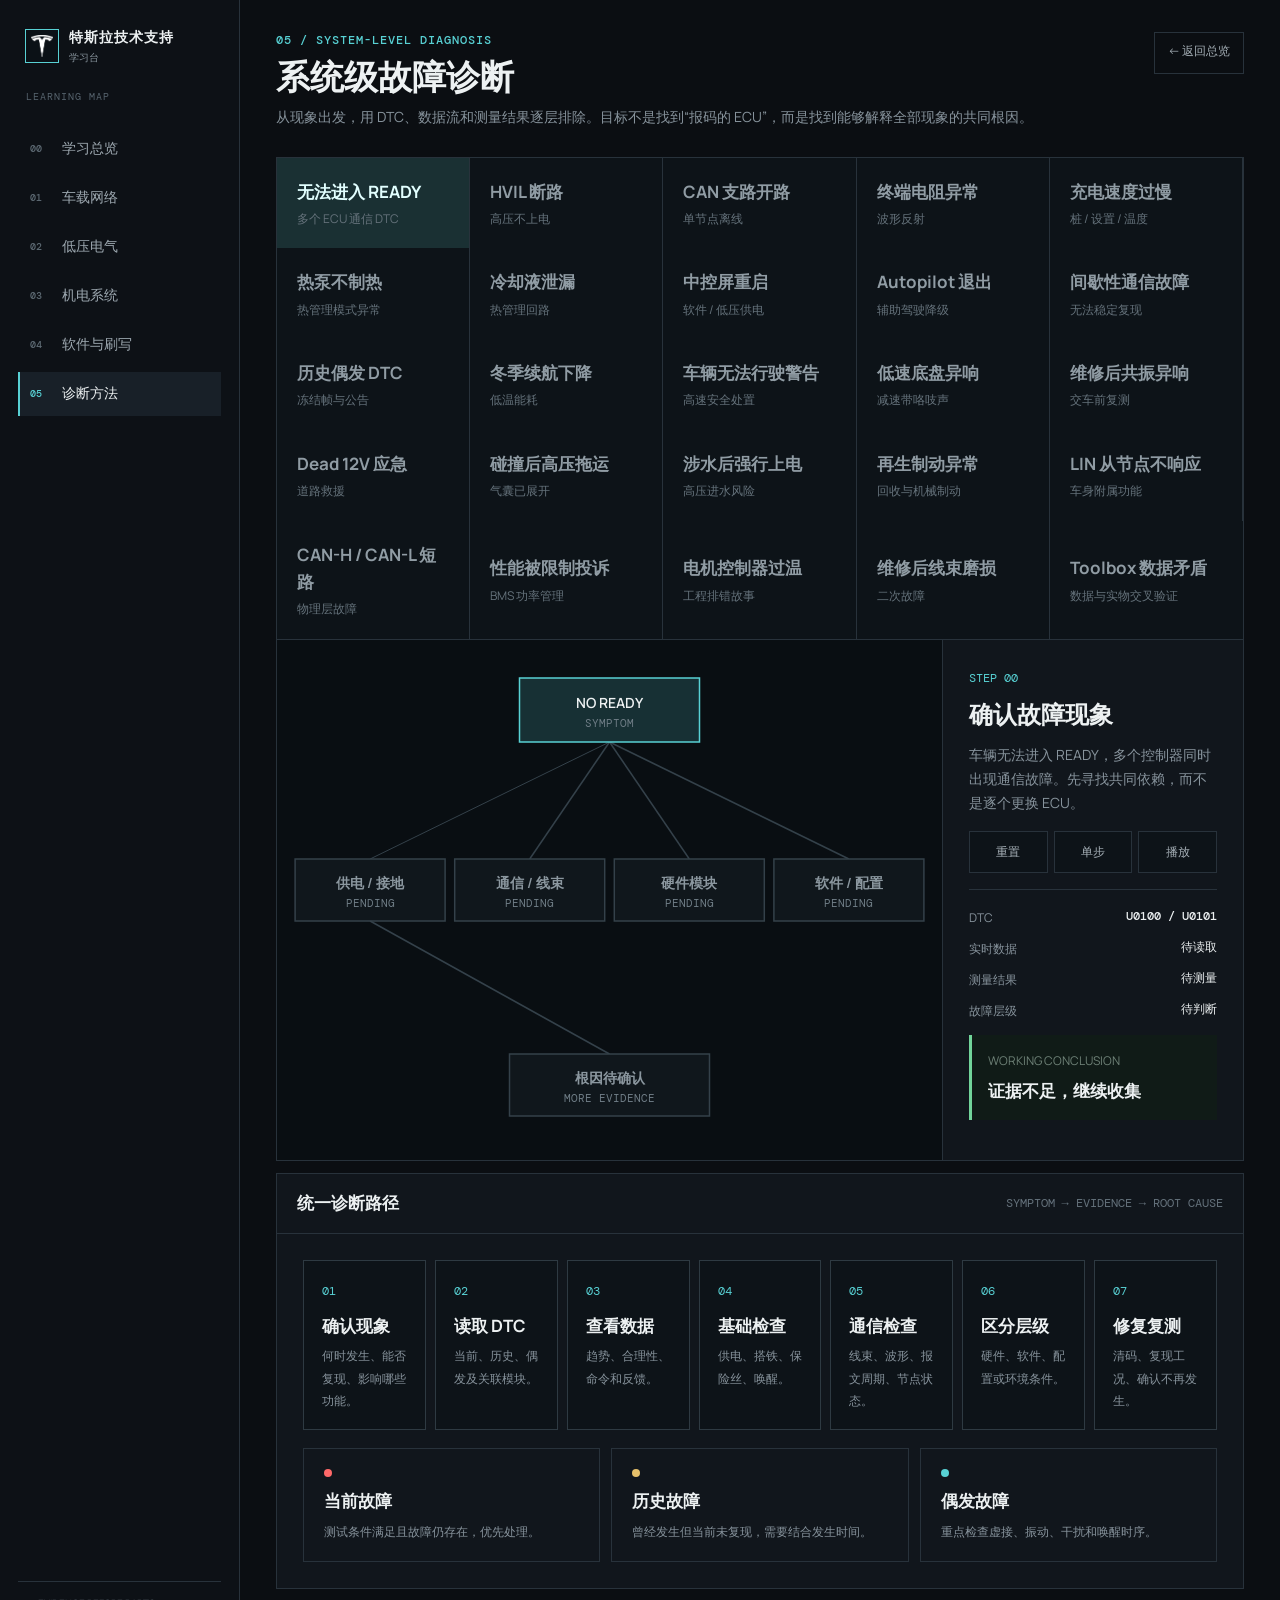
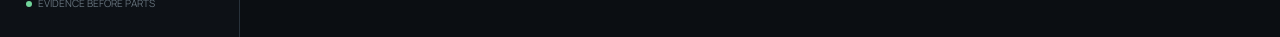
<file: diagnosis.html>
<!doctype html>
<html lang="zh-CN">
  <head>
    <meta charset="UTF-8" />
    <meta name="viewport" content="width=device-width,initial-scale=1" />
    <link rel="icon" type="image/png" href="assets/tesla-logo-mark.png" />
    <title>特斯拉技术支持学习台 · 系统级诊断方法</title>
    <link rel="preconnect" href="https://fonts.googleapis.com" />
    <link rel="preconnect" href="https://fonts.gstatic.com" crossorigin />
    <link
      href="https://fonts.googleapis.com/css2?family=DM+Mono:wght@400;500&family=Manrope:wght@400;500;600;700&display=swap"
      rel="stylesheet"
    />
    <link rel="stylesheet" href="site.css" />
    <style>
      .case-tabs {
        display: grid;
        grid-template-columns: repeat(5, 1fr);
        border-bottom: 1px solid var(--line);
      }
      .case-tabs button {
        border: 0;
        border-right: 1px solid var(--line);
        background: #0d1318;
        color: #909ca4;
        padding: 17px;
        text-align: left;
        cursor: pointer;
      }
      .case-tabs button:last-child {
        border-right: 0;
      }
      .case-tabs button.active {
        background: #1a3033;
        color: #e2ffff;
      }
      .case-tabs b {
        display: block;
        font-size: 14px;
      }
      .case-tabs small {
        display: block;
        color: #65727b;
        font-size: 10px;
        margin-top: 5px;
      }
      .tree {
        display: grid;
        grid-template-columns: minmax(0, 1fr) 300px;
      }
      .tree-stage {
        height: 520px;
        background: #090e12;
        border-right: 1px solid var(--line);
        position: relative;
      }
      .tree-stage canvas {
        width: 100%;
        height: 100%;
      }
      .investigation {
        padding: 22px;
      }
      .investigation .step-code {
        color: var(--cyan);
        font: 11px "DM Mono";
      }
      .investigation h2 {
        font-size: 22px;
        margin: 10px 0 7px;
      }
      .investigation p {
        font-size: 13px;
        color: var(--muted);
        line-height: 1.55;
        min-height: 62px;
      }
      .controls {
        display: grid;
        grid-template-columns: repeat(3, 1fr);
        gap: 6px;
        margin: 16px 0;
      }
      .controls button {
        border: 1px solid var(--line);
        background: #0d1318;
        color: #a7b1b8;
        padding: 10px;
        font-size: 12px;
        cursor: pointer;
      }
      .controls button.active {
        border-color: #47777a;
        color: #d7ffff;
      }
      .evidence {
        display: grid;
        gap: 9px;
        border-top: 1px solid var(--line);
        padding-top: 15px;
      }
      .evidence div {
        display: flex;
        justify-content: space-between;
        gap: 10px;
        font-size: 12px;
      }
      .evidence span {
        color: var(--muted);
      }
      .evidence b {
        font: 500 12px "DM Mono";
        text-align: right;
      }
      .conclusion {
        margin-top: 15px;
        border-left: 3px solid var(--green);
        background: #101b17;
        padding: 13px;
      }
      .conclusion small {
        display: block;
        color: #6e8177;
        font-size: 10px;
      }
      .conclusion strong {
        display: block;
        font-size: 14px;
        margin-top: 6px;
      }
      .method {
        margin-top: 12px;
      }
      .method-body {
        padding: 22px;
      }
      .method-flow {
        display: grid;
        grid-template-columns: repeat(7, 1fr);
        gap: 7px;
      }
      .method-step {
        min-height: 104px;
        border: 1px solid #2e3a42;
        background: #0d1318;
        padding: 13px;
      }
      .method-step b {
        color: var(--cyan);
        font: 11px "DM Mono";
      }
      .method-step strong {
        display: block;
        font-size: 13px;
        margin: 11px 0 5px;
      }
      .method-step span {
        color: var(--muted);
        font-size: 11px;
        line-height: 1.4;
      }
      .dtc-strip {
        display: grid;
        grid-template-columns: repeat(3, 1fr);
        gap: 9px;
        margin-top: 15px;
      }
      .dtc-state {
        border: 1px solid var(--line);
        padding: 15px;
      }
      .dtc-state i {
        display: block;
        width: 8px;
        height: 8px;
        border-radius: 50%;
        margin-bottom: 10px;
      }
      .dtc-state.current i {
        background: var(--red);
      }
      .dtc-state.history i {
        background: var(--yellow);
      }
      .dtc-state.intermittent i {
        background: var(--cyan);
      }
      .dtc-state strong {
        font-size: 13px;
      }
      .dtc-state p {
        color: var(--muted);
        font-size: 11px;
        line-height: 1.45;
        margin: 7px 0 0;
      }
      @media (max-width: 980px) {
        .tree {
          grid-template-columns: 1fr;
        }
        .tree-stage {
          border-right: 0;
          border-bottom: 1px solid var(--line);
        }
        .method-flow {
          grid-template-columns: repeat(4, 1fr);
        }
      }
      @media (max-width: 620px) {
        .case-tabs {
          grid-template-columns: repeat(2, 1fr);
        }
        .tree-stage {
          height: 610px;
        }
        .method-flow {
          grid-template-columns: 1fr 1fr;
        }
        .dtc-strip {
          grid-template-columns: 1fr;
        }
      }
    </style>
    <link rel="stylesheet" href="readable.css" />
  </head>
  <body class="diagnosis-page">
    <div class="shell">
      <aside class="side">
        <div class="brand">
          <div class="brand-mark"><img src="assets/tesla-logo-mark.png" alt="Tesla" /></div>
          <div><strong>特斯拉技术支持</strong><small>学习台</small></div>
        </div>
        <div class="side-label">LEARNING MAP</div>
        <nav class="nav">
          <a href="index.html"><b>00</b><span>学习总览</span></a
          ><a href="network.html"><b>01</b><span>车载网络</span></a
          ><a href="circuits.html"><b>02</b><span>低压电气</span></a
          ><a href="systems.html"><b>03</b><span>机电系统</span></a
          ><a href="software.html"><b>04</b><span>软件与刷写</span></a
          ><a class="active" href="diagnosis.html"
            ><b>05</b><span>诊断方法</span></a
          >
        </nav>
        <div class="side-foot"><i></i>EVIDENCE BEFORE PARTS</div>
      </aside>
      <main class="main">
        <header class="page-head">
          <div>
            <div class="eyebrow">05 / SYSTEM-LEVEL DIAGNOSIS</div>
            <h1>系统级故障诊断</h1>
            <p>
              从现象出发，用 DTC、数据流和测量结果逐层排除。目标不是找到“报码的
              ECU”，而是找到能够解释全部现象的共同根因。
            </p>
          </div>
          <a class="back" href="index.html">← 返回总览</a>
        </header>
        <section class="panel">
          <div class="case-tabs" id="caseTabs"></div>
          <div class="tree">
            <div class="tree-stage"><canvas id="treeCanvas"></canvas></div>
            <aside class="investigation">
              <span class="step-code" id="stepCode">STEP 00</span>
              <h2 id="stepTitle">确认故障现象</h2>
              <p id="stepDesc">
                车辆无法进入
                READY，多个控制器同时出现通信故障。先寻找共同依赖，而不是逐个更换
                ECU。
              </p>
              <div class="controls">
                <button id="diagReset">重置</button
                ><button id="diagStep">单步</button
                ><button id="diagPlay">播放</button>
              </div>
              <div class="evidence">
                <div><span>DTC</span><b id="evDtc">U0100 / U0101</b></div>
                <div><span>实时数据</span><b id="evData">VBAT 9.1 V</b></div>
                <div><span>测量结果</span><b id="evMeasure">负载时压降</b></div>
                <div><span>故障层级</span><b id="evLayer">待判断</b></div>
              </div>
              <div class="conclusion">
                <small>WORKING CONCLUSION</small
                ><strong id="conclusion">证据不足，继续收集</strong>
              </div>
            </aside>
          </div>
        </section>
        <section class="panel method">
          <div class="panel-head">
            <h2>统一诊断路径</h2>
            <small>SYMPTOM → EVIDENCE → ROOT CAUSE</small>
          </div>
          <div class="method-body">
            <div class="method-flow">
              <div class="method-step">
                <b>01</b><strong>确认现象</strong
                ><span>何时发生、能否复现、影响哪些功能。</span>
              </div>
              <div class="method-step">
                <b>02</b><strong>读取 DTC</strong
                ><span>当前、历史、偶发及关联模块。</span>
              </div>
              <div class="method-step">
                <b>03</b><strong>查看数据</strong
                ><span>趋势、合理性、命令和反馈。</span>
              </div>
              <div class="method-step">
                <b>04</b><strong>基础检查</strong
                ><span>供电、搭铁、保险丝、唤醒。</span>
              </div>
              <div class="method-step">
                <b>05</b><strong>通信检查</strong
                ><span>线束、波形、报文周期、节点状态。</span>
              </div>
              <div class="method-step">
                <b>06</b><strong>区分层级</strong
                ><span>硬件、软件、配置或环境条件。</span>
              </div>
              <div class="method-step">
                <b>07</b><strong>修复复测</strong
                ><span>清码、复现工况、确认不再发生。</span>
              </div>
            </div>
            <div class="dtc-strip">
              <div class="dtc-state current">
                <i></i><strong>当前故障</strong>
                <p>测试条件满足且故障仍存在，优先处理。</p>
              </div>
              <div class="dtc-state history">
                <i></i><strong>历史故障</strong>
                <p>曾经发生但当前未复现，需要结合发生时间。</p>
              </div>
              <div class="dtc-state intermittent">
                <i></i><strong>偶发故障</strong>
                <p>重点检查虚接、振动、干扰和唤醒时序。</p>
              </div>
            </div>
          </div>
        </section>
      </main>
    </div>
    <script>
      const $ = (s) => document.querySelector(s);
      const cases = [
        {
          name: "无法进入 READY",
          sub: "多个 ECU 通信 DTC",
          symptom: "NO READY",
          path: "power",
          dtc: "U0100 / U0101",
          data: "VBAT 9.1 V",
          measure: "负载时压降",
          root: "12V 电池内阻过大",
          steps: [
            [
              "确认故障现象",
              "车辆无法进入 READY，多个控制器同时出现通信故障。先寻找共同依赖，而不是逐个更换 ECU。",
            ],
            [
              "读取全车 DTC",
              "VCU、BMS 和 MCU 同时报通信丢失，指向共同供电或网络问题。",
            ],
            [
              "查看低压数据",
              "点火瞬间 VBAT 从 12.2 V 跌至 9.1 V，多个 ECU 发生复位。",
            ],
            ["带载测量", "电池端电压同步跌落，搭铁压降正常，排除局部线束。"],
            [
              "确认共同根因",
              "12V 电池内阻过大导致 ECU 复位，通信 DTC 是结果而非根因。",
            ],
          ],
        },
        {
          name: "HVIL 断路",
          sub: "高压不上电",
          symptom: "HVIL OPEN",
          path: "power",
          dtc: "P0AA6 / P0A0A",
          data: "互锁状态 OPEN",
          measure: "回路不导通",
          root: "高压接插件未锁止",
          steps: [
            ["确认故障现象", "车辆无法进入 READY，高压接触器没有闭合。"],
            ["读取高压状态", "BMS 报告 HVIL 为 OPEN，禁止高压上电。"],
            ["检查安全条件", "先断开低压并确认无高压，再检查橙色线束。"],
            ["检查互锁回路", "逐段检查维修开关、PDU 和电机控制器接插件。"],
            ["确认共同根因", "发现接插件未锁止，复位后 HVIL 闭合并恢复上电。"],
          ],
        },
        {
          name: "CAN 支路开路",
          sub: "单节点离线",
          symptom: "MCU TIMEOUT",
          path: "network",
          dtc: "U0101",
          data: "其他 ECU 在线",
          measure: "CAN 支路无波形",
          root: "MCU 支路线束开路",
          steps: [
            ["确认故障现象", "车辆动力受限，VCU 只报告 MCU 状态报文超时。"],
            ["检查节点范围", "BMS、BCM 和网关在线，总线主干仍可通信。"],
            ["验证 MCU 供电", "MCU 低压供电与搭铁正常，节点具备启动条件。"],
            ["检查通信支路", "MCU 接插件处没有 CAN 波形，主干波形正常。"],
            ["确认共同根因", "MCU CAN 支路线束开路，修复后报文周期恢复。"],
          ],
        },
        {
          name: "终端电阻异常",
          sub: "波形反射",
          symptom: "CAN REFLECTION",
          path: "network",
          dtc: "U 类通信历史码",
          data: "总线负载 42%",
          measure: "终端阻抗 120Ω",
          root: "一端 120Ω 终端缺失",
          steps: [
            ["确认故障现象", "多个 ECU 偶发通信错误，示波器上出现边沿振铃和反射。"],
            ["检查总线范围", "确认故障影响整个网段，而不是某一个 ECU 的单独支路。"],
            ["读取通信数据", "报文重发和错误帧增加，但节点供电与搭铁正常。"],
            ["测量总线阻抗", "断电测量 CAN-H 与 CAN-L，实测 120Ω 而不是两只并联后的约 60Ω。"],
            ["确认共同根因", "一端终端电阻缺失，恢复 120Ω 终端后波形和通信稳定。"],
          ],
        },
        {
          name: "充电速度过慢",
          sub: "桩 / 设置 / 温度",
          symptom: "CHARGE LIMITED",
          path: "power",
          dtc: "无当前 DTC",
          data: "功率 18 kW",
          measure: "电池 6°C",
          root: "电池温度限制功率",
          steps: [
            ["确认故障现象", "车辆可以充电，但实际功率明显低于充电桩标称值。"],
            ["确认充电桩能力", "核对桩端电压、电流和其他车辆的充电功率。"],
            ["检查车辆设置", "确认没有设置低电流、预约充电或充电上限。"],
            ["查看电池数据", "电池温度偏低，BMS 正在限制充电电流以保护电芯。"],
            ["确认共同根因", "预热电池后功率恢复，故障来自温度边界而非充电机损坏。"],
          ],
        },
        {
          name: "热泵不制热",
          sub: "热管理模式异常",
          symptom: "NO CABIN HEAT",
          path: "actuator",
          dtc: "BMS / HVAC 状态",
          data: "阀位与命令不一致",
          measure: "回路温差异常",
          root: "八通阀未切换到制热路径",
          steps: [
            ["确认故障现象", "低温环境下座舱不暖，电池加热请求也没有明显响应。"],
            ["读取热管理状态", "确认压缩机、PTC、水泵和八通阀的命令与反馈。"],
            ["检查传感器数据", "比较各回路进出口温度，排除温度传感器卡滞。"],
            ["验证执行器动作", "执行阀门和水泵测试，观察流量和温差是否改变。"],
            ["确认共同根因", "阀位反馈未跟随命令，重新标定或修复阀门后恢复制热。"],
          ],
        },
        {
          name: "冷却液泄漏",
          sub: "热管理回路",
          symptom: "COOLANT LOW",
          path: "actuator",
          dtc: "P0C2B",
          data: "膨胀壶液位下降",
          measure: "15 min 压降",
          root: "热泵接头密封泄漏",
          steps: [
            ["确认故障现象", "地面出现冷却液痕迹，车辆提示冷却液液位或温度异常。"],
            ["确定回路范围", "记录液体颜色和滴落位置，区分电池、电驱和热泵回路。"],
            ["目视检查", "重点检查八通阀、歧管、水泵、散热器和软管接头。"],
            ["压力测试", "对目标回路加压并观察压力变化，逐段定位泄漏点。"],
            ["确认共同根因", "发现热泵接头密封泄漏，修复后补液并执行排气程序。"],
          ],
        },
        {
          name: "中控屏重启",
          sub: "软件 / 低压供电",
          symptom: "CENTER SCREEN RESET",
          path: "software",
          dtc: "日志待收集",
          data: "版本 2026.20",
          measure: "VBAT 稳定",
          root: "软件版本缺陷",
          steps: [
            ["确认故障现象", "屏幕偶发卡顿或重启，车辆基础驾驶功能仍然可用。"],
            ["记录复现条件", "记录发生时间、温度、网络状态和是否正在使用特定功能。"],
            ["检查低压供电", "确认屏幕重启时 12V 电压没有同步跌落。"],
            ["对照软件版本", "查询技术公告和已知问题，比较升级前后的日志。"],
            ["确认共同根因", "低压稳定且新版本已修复该问题，完成 OTA 后复测。"],
          ],
        },
        {
          name: "Autopilot 退出",
          sub: "辅助驾驶降级",
          symptom: "TAKE OVER",
          path: "software",
          dtc: "ADAS 状态记录",
          data: "摄像头 1 路降级",
          measure: "环境条件不满足",
          root: "传感器可用性触发退出",
          steps: [
            ["确认故障现象", "辅助驾驶偶发退出并要求驾驶员立即接管，不能直接承诺永久修复。"],
            ["确认安全状态", "先确认驾驶员保持注意力，记录退出时的道路和天气条件。"],
            ["读取系统状态", "查看摄像头可用性、驾驶员监测和 ADAS 状态记录。"],
            ["排除环境因素", "检查逆光、雨雪、污渍、车道线和驾驶员手部状态。"],
            ["确认共同根因", "传感器可用性不足触发降级，清洁并更新软件后验证。"],
          ],
        },
        {
          name: "间歇性通信故障",
          sub: "无法稳定复现",
          symptom: "INTERMITTENT FAULT",
          path: "network",
          dtc: "U 类历史码",
          data: "仅在振动时出现",
          measure: "波形偶发毛刺",
          root: "连接器微动腐蚀",
          steps: [
            ["确认故障现象", "故障无法稳定复现，多个 ECU 偶发出现通信或信号异常。"],
            ["建立发生条件", "记录温度、车速、振动、唤醒时序和最近维修历史。"],
            ["查看冻结帧", "对比历史 DTC、报文周期和故障发生时的电压数据。"],
            ["做物理验证", "检查接插件、搭铁和线束，使用示波器捕捉偶发毛刺。"],
            ["确认共同根因", "长期记录复现出连接器微动腐蚀，处理后持续观察验证。"],
          ],
        },
        {
          name: "历史偶发 DTC",
          sub: "冻结帧与公告",
          symptom: "HISTORY DTC",
          path: "software",
          dtc: "P0AFA 历史",
          data: "低温快充时记录",
          measure: "当前未复现",
          root: "边界条件下偶发报码",
          steps: [["确认故障现象", "当前没有明显症状，但扫描工具保留了历史或偶发故障码。"], ["读取冻结帧", "查看故障发生时的温度、电压、SOC 和运行条件。"], ["查询技术公告", "核对固件版本和全球技术公告，确认是否为已知软件问题。"], ["检查物理连接", "若无公告，再检查供电、接地、接插件和线束。"], ["确认共同根因", "清码并观察；只有再次复现且证据充分时才更换部件。"]],
        },
        {
          name: "冬季续航下降",
          sub: "低温能耗",
          symptom: "RANGE DROP",
          path: "power",
          dtc: "无当前 DTC",
          data: "电池 -8°C",
          measure: "加热功率升高",
          root: "低温加热与回收受限",
          steps: [["确认故障现象", "冬季续航下降，但车辆没有动力系统故障提示。"], ["拆分能耗来源", "比较座舱加热、电池预热、轮胎和高速行驶带来的能耗。"], ["查看电池状态", "低温会降低可用功率并限制能量回收。"], ["验证使用条件", "对比预热、充电后出发和不同环境温度下的数据。"], ["确认共同根因", "低温热管理能耗是主因，优化预热和驾驶条件后恢复。"]],
        },
        {
          name: "车辆无法行驶警告",
          sub: "高速安全处置",
          symptom: "RED DRIVE ALERT",
          path: "power",
          dtc: "动力域 DTC",
          data: "VCU 进入降级",
          measure: "车辆仍可滑行",
          root: "先完成安全停车再诊断",
          steps: [["确认故障现象", "高速行驶中出现红色车辆无法行驶提示，优先级是人身安全。"], ["执行安全动作", "保持方向，开启双闪，缓慢驶向安全区域并联系道路救援。"], ["避免二次损伤", "不反复加速或强行上高压，不在危险位置拆检。"], ["记录诊断信息", "停车后保存警告、DTC、车辆位置和发生时工况。"], ["确认共同根因", "安全转移车辆后再按动力、低压和通信层级诊断。"]],
        },
        {
          name: "低速底盘异响",
          sub: "减速带咯吱声",
          symptom: "SQUEAK / KNOCK",
          path: "actuator",
          dtc: "无当前 DTC",
          data: "仅低速起伏路",
          measure: "衬套受力异响",
          root: "悬架连接件或衬套异常",
          steps: [["确认故障现象", "低速经过减速带时出现咯吱或金属摩擦声。"], ["建立复现条件", "区分声音与车速、转向、制动和单轮起伏的关系。"], ["定位声源", "路试后用举升机、听诊工具和逐件加载定位。"], ["检查机械状态", "检查稳定杆、球头、衬套、紧固件和制动护板。"], ["确认共同根因", "修复松旷或干涉部件，按相同路况复测无异响。"]],
        },
        {
          name: "维修后共振异响",
          sub: "交车前复测",
          symptom: "REAR RESONANCE",
          path: "actuator",
          dtc: "无当前 DTC",
          data: "特定转速共振",
          measure: "内饰件 / 线束振动",
          root: "维修后部件或线束未固定",
          steps: [["确认故障现象", "车辆已完成维修，但试车时后排仍有轻微共振异响。"], ["锁定复现窗口", "记录车速、路面、转速和声音出现的固定条件。"], ["优先检查高概率点", "检查座椅、内饰板、线束卡扣和维修区域附近的松动件。"], ["短时验证修复", "对疑似部件加压或重新固定，按同一工况复测。"], ["确认共同根因", "找到并固定共振源；无法确认时记录证据，不带问题交车。"]],
        },
        {
          name: "Dead 12V 应急",
          sub: "道路救援",
          symptom: "12V BATTERY DEAD",
          path: "power",
          dtc: "低压模块离线",
          data: "车辆无法解锁",
          measure: "VBAT 低于阈值",
          root: "低压电池亏电",
          steps: [["确认故障现象", "车辆无法解锁、上电或响应远程指令。"], ["先做安全隔离", "停在安全位置，确认车辆无高压碰撞或涉水风险。"], ["恢复低压入口", "按车型规定使用外部低压电源打开前舱或解锁通道。"], ["避免误操作", "不直接触碰橙色高压部件，不把临时搭电当作维修完成。"], ["确认共同根因", "补充或更换低压电池，并检查 DC/DC 和静态耗电。"]],
        },
        {
          name: "碰撞后高压拖运",
          sub: "气囊已展开",
          symptom: "CRASH / HV RISK",
          path: "power",
          dtc: "碰撞安全状态",
          data: "高压隔离待确认",
          measure: "残余电压检查",
          root: "完成高压隔离后运输",
          steps: [["确认故障现象", "碰撞后气囊展开，车辆需要拖运或转移。"], ["建立危险区域", "远离橙色线束、电池包破损处和可能发热的部位。"], ["断开低压", "由受训人员按流程断开低压并等待系统放电。"], ["验证高压状态", "使用规定等级的仪表确认关键节点无残余电压。"], ["确认共同根因", "完成隔离、固定和合规拖运，严禁带故障强行行驶。"]],
        },
        {
          name: "涉水后强行上电",
          sub: "高压进水风险",
          symptom: "WATER IMMERSION",
          path: "power",
          dtc: "绝缘故障待查",
          data: "电池包进水迹象",
          measure: "绝缘阻值下降",
          root: "涉水后的二次高压损坏",
          steps: [["确认故障现象", "车辆在涉水路段抛锚，车主曾反复尝试点火。"], ["停止继续上电", "立即停止启动和充电，设置警戒并联系专业救援。"], ["检查进水证据", "记录水位线、底盘泥污、接插件和电池包外观。"], ["测量安全状态", "按高压流程检查绝缘和残余电压，不能直接插拔高压件。"], ["确认共同根因", "区分原始进水与强行上电造成的二次损坏，形成检测报告。"]],
        },
        {
          name: "再生制动异常",
          sub: "回收与机械制动",
          symptom: "BRAKE BLEND",
          path: "actuator",
          dtc: "制动系统状态",
          data: "回收扭矩受限",
          measure: "机械制动介入",
          root: "回收边界触发机械制动",
          steps: [["确认故障现象", "松开加速踏板或轻踩制动时，减速感与平时不同。"], ["查看工况", "记录电池 SOC、温度、车速和是否触发 ABS/稳定控制。"], ["比较扭矩路径", "区分电机回收扭矩与 iBooster 机械制动压力。"], ["执行制动测试", "确认踏板、压力传感器和机械制动执行均正常。"], ["确认共同根因", "电池满电或低温限制回收，系统正常切换机械制动。"]],
        },
        {
          name: "LIN 从节点不响应",
          sub: "车身附属功能",
          symptom: "LIN NO RESPONSE",
          path: "network",
          dtc: "LIN 从节点超时",
          data: "主节点有调度",
          measure: "单线无有效响应",
          root: "从节点供电或线束故障",
          steps: [["确认故障现象", "雨刮、门锁、车窗或座椅等一个附属功能失效。"], ["确认主节点调度", "检查主节点是否按调度表发送唤醒和请求帧。"], ["检查从节点供电", "测量从节点电源、搭铁和唤醒条件。"], ["查看单线波形", "检查 LIN 线是否短路、断路或被其他负载拉低。"], ["确认共同根因", "恢复从节点供电或线束后，响应帧重新出现。"]],
        },
        {
          name: "CAN-H / CAN-L 短路",
          sub: "物理层故障",
          symptom: "BUS SHORT",
          path: "network",
          dtc: "U 类通信故障",
          data: "多个网段离线",
          measure: "对地电压异常",
          root: "CAN 线束对地短路",
          steps: [["确认故障现象", "一个网段内多个 ECU 同时掉线，报文监控几乎为空。"], ["检查供电与终端", "先排除公共低压供电和终端电阻问题。"], ["测量静态电阻", "断电分别测 CAN-H、CAN-L 对地和对电源的阻值。"], ["分段隔离线束", "从网关或接插件逐段断开，观察故障是否消失。"], ["确认共同根因", "定位磨损线束并修复，确认波形和报文周期恢复。"]],
        },
        {
          name: "性能被限制投诉",
          sub: "BMS 功率管理",
          symptom: "POWER LIMITED",
          path: "software",
          dtc: "无直接 DTC",
          data: "SOC / 温度限制",
          measure: "峰值功率下降",
          root: "电池保护策略生效",
          steps: [["确认客户感受", "先承认动力体验变化，再区分主观感受和可测量数据。"], ["读取动力日志", "比较加速时间、峰值功率、SOC、电池温度和环境条件。"], ["检查功率边界", "查看 BMS 的温度、健康度和充放电功率限制信号。"], ["排除硬件问题", "确认电机、逆变器、踏板和通信数据合理。"], ["确认共同根因", "保护策略限制可用功率，条件恢复后输出能力回升。"]],
        },
        {
          name: "电机控制器过温",
          sub: "工程排错故事",
          symptom: "INVERTER OVERHEAT",
          path: "actuator",
          dtc: "MCU 温度 DTC",
          data: "局部温升异常",
          measure: "冷却流量正常",
          root: "IGBT 驱动板焊点裂纹",
          steps: [["确认故障现象", "电机控制器报告过温，但冷却回路和水泵运行正常。"], ["分工收集证据", "一组检查冷却，一组读取 MCU 日志，另一组检查功率模块。"], ["对比温升位置", "发现局部功率器件温升与整体冷却温度不一致。"], ["检查硬件细节", "拆检后发现 IGBT 驱动板焊点在运输振动后产生裂纹。"], ["确认共同根因", "修复焊点并验证温升曲线，控制器恢复正常。"]],
        },
        {
          name: "维修后线束磨损",
          sub: "二次故障",
          symptom: "HARNESS RUB",
          path: "network",
          dtc: "信号偶发丢失",
          data: "随振动触发",
          measure: "绝缘层磨穿",
          root: "维修后固定不规范",
          steps: [["确认故障现象", "更换传感器后车辆出现与振动相关的间歇性故障。"], ["回顾维修记录", "确认故障首次出现时间与上次维修操作高度相关。"], ["检查线束走向", "查看卡扣、弯曲半径和是否与支架或运动部件干涉。"], ["做振动复现", "轻微移动线束时信号丢失，绝缘层出现磨损。"], ["确认共同根因", "重新固定并修复线束，复测振动工况无故障。"]],
        },
        {
          name: "Toolbox 数据矛盾",
          sub: "数据与实物交叉验证",
          symptom: "DATA MISMATCH",
          path: "software",
          dtc: "状态显示正常",
          data: "实车功能异常",
          measure: "传感器实测偏差",
          root: "数据源或传感器不可信",
          steps: [["确认矛盾现象", "诊断电脑显示状态正常，但车辆实际动作或测量结果异常。"], ["确认数据来源", "检查信号更新时间、单位、缩放和是否为缓存值。"], ["交叉测量", "用万用表、示波器或机械测量对照真实物理状态。"], ["分离故障层级", "判断是传感器、通信、软件显示还是实际执行器问题。"], ["确认共同根因", "以可重复的实测和日志为依据，而不是盲信单一界面。"]],
        },
      ];
      let ci = 0,
        si = 0,
        timer = null;
      $("#caseTabs").innerHTML = cases
        .map(
          (c, i) =>
            `<button class="${i === 0 ? "active" : ""}" data-case="${i}"><b>${c.name}</b><small>${c.sub}</small></button>`,
        )
        .join("");
      function setup(c) {
        const d = devicePixelRatio || 1,
          w = c.clientWidth,
          h = c.clientHeight;
        c.width = w * d;
        c.height = h * d;
        const x = c.getContext("2d");
        x.setTransform(d, 0, 0, d, 0, 0);
        return { x, w, h };
      }
      function node(x, cx, cy, w, h, title, sub, on, bad = false) {
        x.fillStyle = on ? (bad ? "#2b181b" : "#173034") : "#10171c";
        x.strokeStyle = on ? (bad ? "#ff6969" : "#58d1d4") : "#34414a";
        x.lineWidth = 1.5;
        x.fillRect(cx - w / 2, cy - h / 2, w, h);
        x.strokeRect(cx - w / 2, cy - h / 2, w, h);
        x.textAlign = "center";
        x.fillStyle = on ? "#edf1f2" : "#8b979f";
        x.font = "600 14px Manrope";
        x.fillText(title, cx, cy - 2);
        x.fillStyle = bad ? "#ff9696" : "#6f7d86";
        x.font = "11px DM Mono";
        x.fillText(sub, cx, cy + 17);
      }
      function draw(t = 0) {
        const c = $("#treeCanvas"),
          { x, w, h } = setup(c),
          cs = cases[ci],
          mobile = w < 620,
          root = { x: w / 2, y: 70 },
          branches = mobile
            ? [
                { x: w * 0.25, y: 210, n: "供电 / 接地", id: "power" },
                { x: w * 0.75, y: 210, n: "通信 / 线束", id: "network" },
                { x: w * 0.25, y: 360, n: "硬件模块", id: "actuator" },
                { x: w * 0.75, y: 360, n: "软件 / 配置", id: "software" },
              ]
            : [
                { x: w * 0.14, y: 250, n: "供电 / 接地", id: "power" },
                { x: w * 0.38, y: 250, n: "通信 / 线束", id: "network" },
                { x: w * 0.62, y: 250, n: "硬件模块", id: "actuator" },
                { x: w * 0.86, y: 250, n: "软件 / 配置", id: "software" },
              ],
          bw = Math.min(150, w * 0.3);
        x.fillStyle = "#090e12";
        x.fillRect(0, 0, w, h);
        branches.forEach((b, i) => {
          const active = si >= 1 && (b.id === cs.path || si === 1),
            chosen = si >= 3 && b.id === cs.path;
          x.strokeStyle = chosen ? "#58d1d4" : "#34414a";
          x.setLineDash(active ? [5, 5] : []);
          x.beginPath();
          x.moveTo(root.x, root.y + 32);
          x.lineTo(b.x, b.y - 31);
          x.stroke();
          x.setLineDash([]);
          node(
            x,
            b.x,
            b.y,
            bw,
            62,
            b.n,
            chosen ? "MATCH" : si >= 1 ? "CHECK" : "PENDING",
            active,
            si >= 4 && b.id !== cs.path,
          );
        });
        node(x, root.x, root.y, bw + 30, 64, cs.symptom, "SYMPTOM", true);
        const finalY = mobile ? h - 70 : h - 75,
          chosen = branches.find((b) => b.id === cs.path);
        x.strokeStyle = si >= 4 ? "#71d49a" : "#34414a";
        x.beginPath();
        x.moveTo(chosen.x, chosen.y + 31);
        x.lineTo(w / 2, finalY - 31);
        x.stroke();
        node(
          x,
          w / 2,
          finalY,
          bw + 50,
          62,
          si >= 4 ? cs.root : "根因待确认",
          si >= 4 ? "ROOT CAUSE" : "MORE EVIDENCE",
          si >= 4,
        );
        if (si > 0 && si < 5) {
          const p = (t / 900) % 1;
          x.fillStyle = "#e6c06b";
          x.beginPath();
          x.arc(
            root.x + (chosen.x - root.x) * p,
            root.y + 32 + (chosen.y - 31 - root.y - 32) * p,
            5,
            0,
            Math.PI * 2,
          );
          x.fill();
        }
        requestAnimationFrame(draw);
      }
      function update() {
        const cs = cases[ci],
          s = cs.steps[si];
        $("#stepCode").textContent = "STEP " + String(si).padStart(2, "0");
        $("#stepTitle").textContent = s[0];
        $("#stepDesc").textContent = s[1];
        $("#evDtc").textContent = cs.dtc;
        $("#evData").textContent = si >= 2 ? cs.data : "待读取";
        $("#evMeasure").textContent = si >= 3 ? cs.measure : "待测量";
        $("#evLayer").textContent =
          si >= 4
            ? { power: "供电层", network: "通信线束", actuator: "硬件负载" }[
                cs.path
              ]
            : "待判断";
        $("#conclusion").textContent = si >= 4 ? cs.root : "证据不足，继续收集";
      }
      function stop() {
        if (timer) clearInterval(timer);
        timer = null;
        $("#diagPlay").classList.remove("active");
        $("#diagPlay").textContent = "播放";
      }
      function next() {
        si++;
        if (si >= cases[ci].steps.length) si = 0;
        update();
      }
      document.querySelectorAll("[data-case]").forEach(
        (b) =>
          (b.onclick = () => {
            stop();
            document
              .querySelectorAll("[data-case]")
              .forEach((x) => x.classList.remove("active"));
            b.classList.add("active");
            ci = +b.dataset.case;
            si = 0;
            update();
          }),
      );
      $("#diagReset").onclick = () => {
        stop();
        si = 0;
        update();
      };
      $("#diagStep").onclick = () => {
        stop();
        next();
      };
      $("#diagPlay").onclick = () => {
        if (timer) {
          stop();
          return;
        }
        $("#diagPlay").classList.add("active");
        $("#diagPlay").textContent = "暂停";
        timer = setInterval(next, 1800);
      };
      update();
      draw();
    </script>
  </body>
</html>
</file>
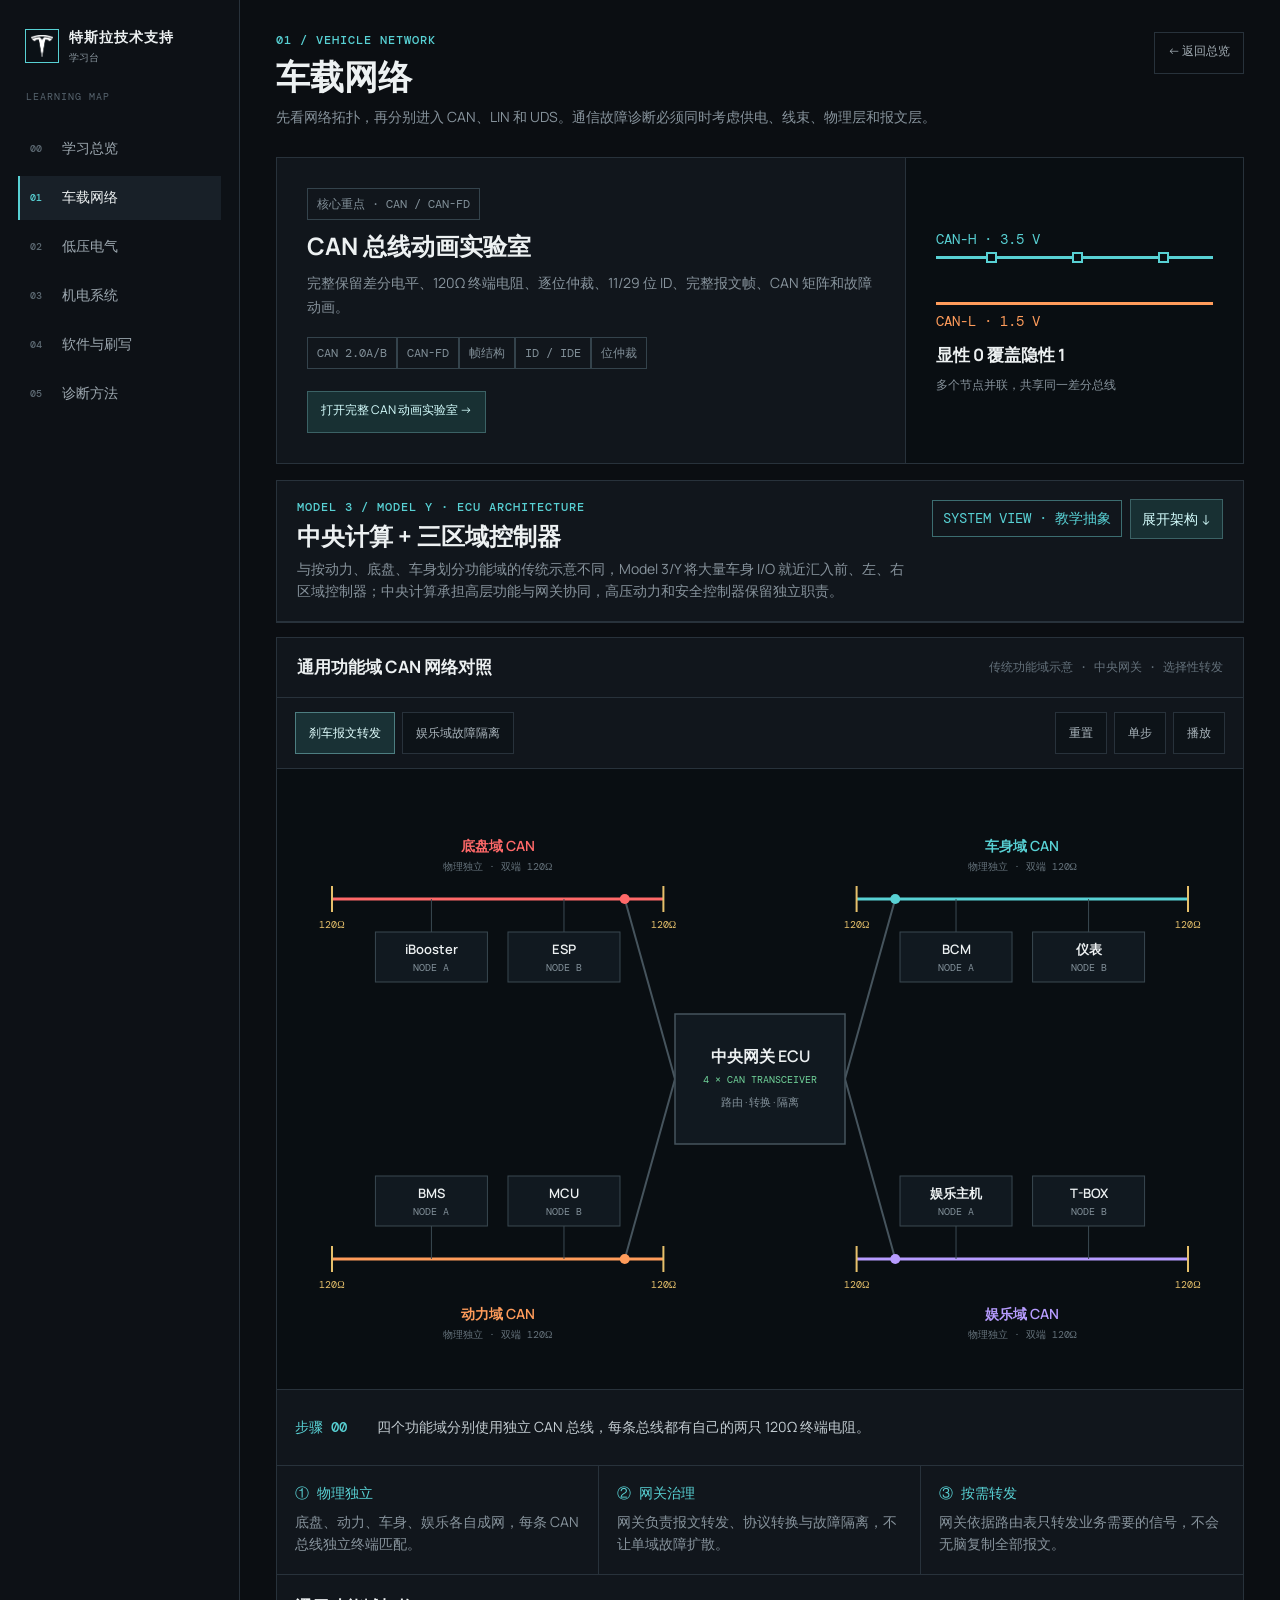
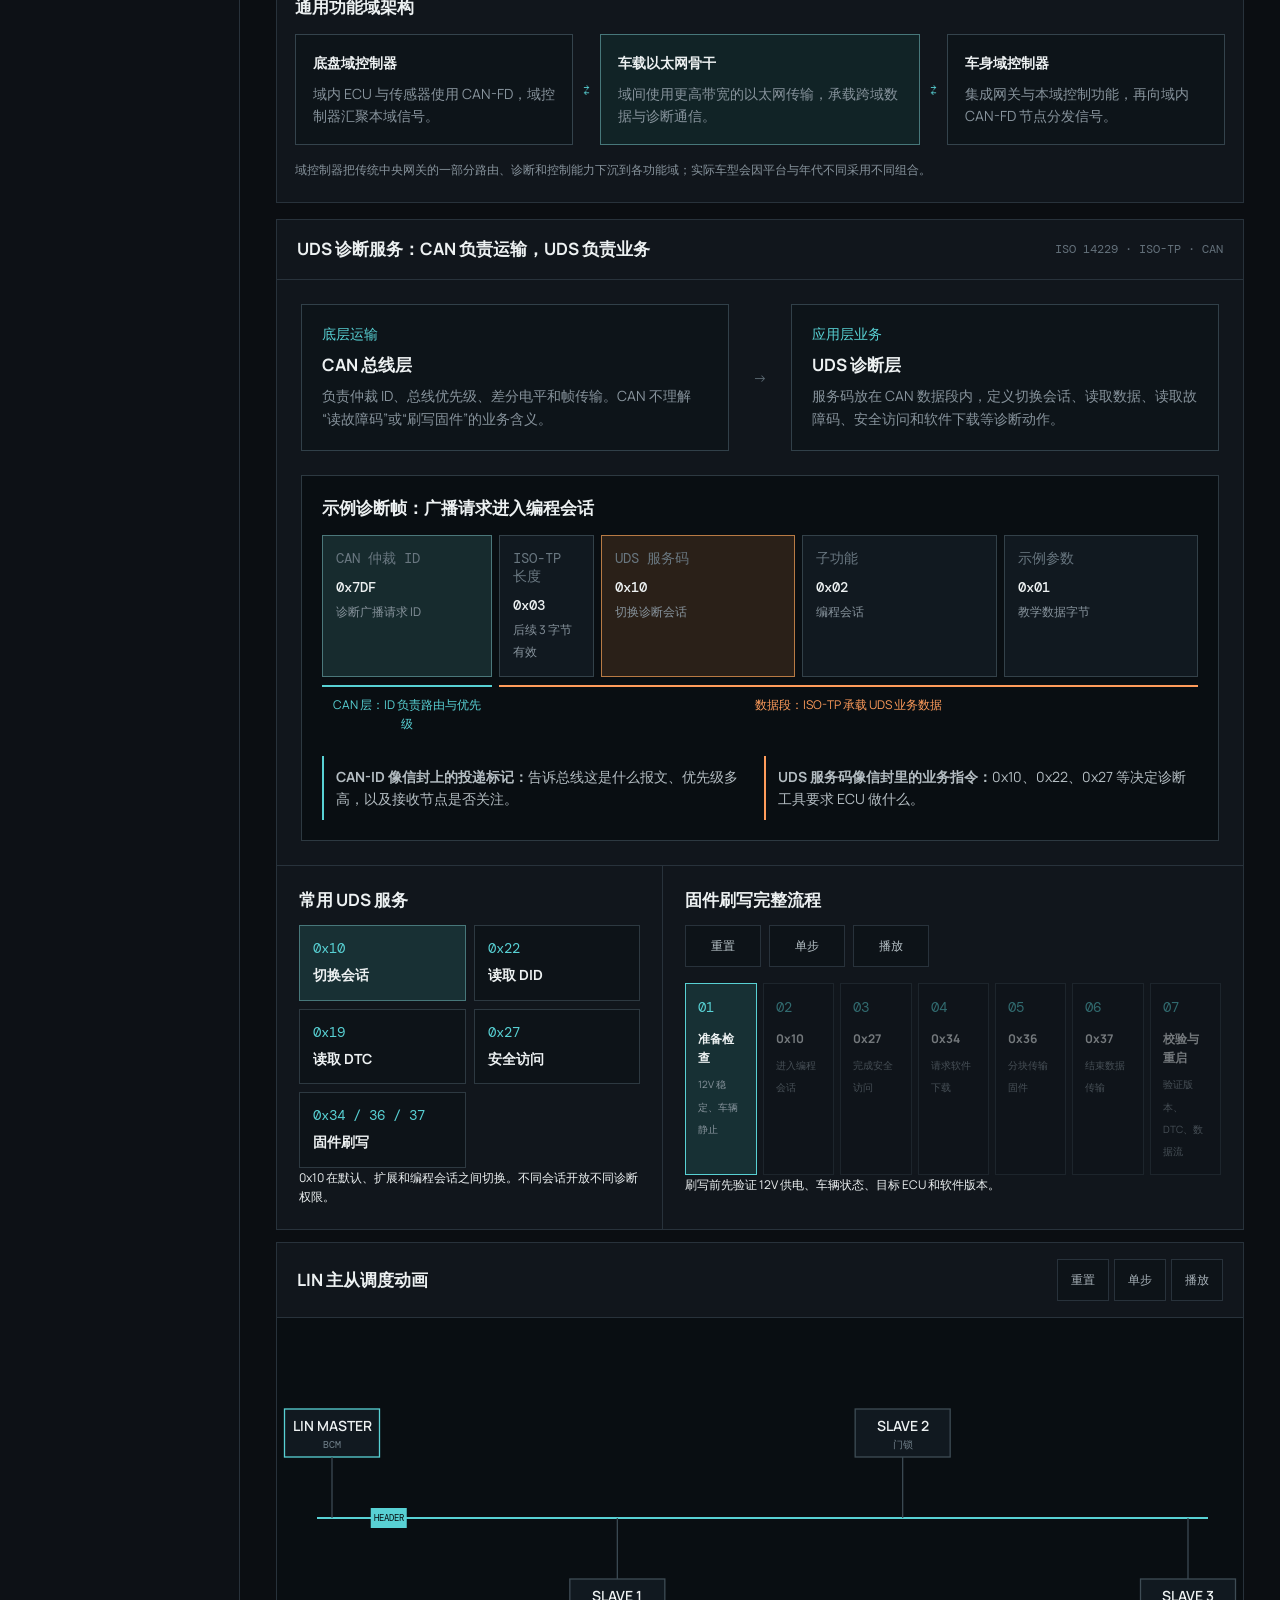
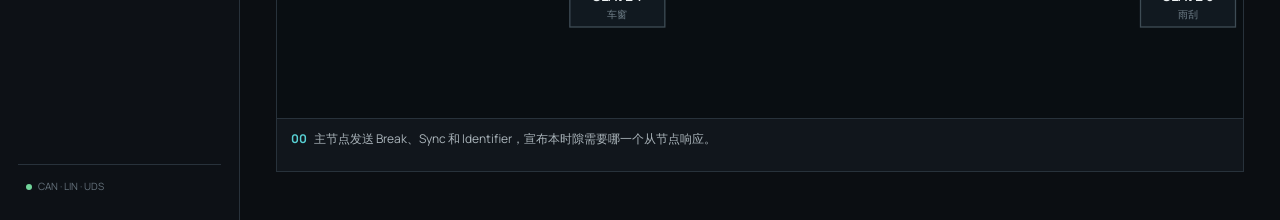
<file: network.html>
<!doctype html>
<html lang="zh-CN">
  <head>
    <meta charset="UTF-8" />
    <meta name="viewport" content="width=device-width,initial-scale=1" />
    <link rel="icon" type="image/png" href="assets/tesla-logo-mark.png" />
    <title>特斯拉技术支持学习台 · 车载网络</title>
    <link rel="preconnect" href="https://fonts.googleapis.com" />
    <link rel="preconnect" href="https://fonts.gstatic.com" crossorigin />
    <link
      href="https://fonts.googleapis.com/css2?family=DM+Mono:wght@400;500&family=Manrope:wght@400;500;600;700&display=swap"
      rel="stylesheet"
    />
    <link rel="stylesheet" href="site.css" />
    <style>
      .domain-topology {
        margin-top: 14px;
      }
      .domain-toolbar {
        padding: 14px 18px;
        border-bottom: 1px solid var(--line);
        display: flex;
        align-items: center;
        justify-content: space-between;
        gap: 14px;
        flex-wrap: wrap;
      }
      .scenario-switch,
      .domain-controls {
        display: flex;
        gap: 7px;
        flex-wrap: wrap;
      }
      .scenario-switch button,
      .domain-controls button {
        border: 1px solid var(--line);
        background: #0d1318;
        color: #aab5bc;
        padding: 10px 13px;
        font-size: 12px;
        cursor: pointer;
      }
      .scenario-switch button.active {
        border-color: #4d7e81;
        background: #193135;
        color: #e2ffff;
      }
      .domain-controls button.active {
        border-color: #4d7e81;
        color: #e2ffff;
      }
      .domain-topology .network-map {
        height: 620px !important;
        position: relative;
        background: #090e12;
      }
      .network-map canvas,
      .lin-stage canvas {
        width: 100%;
        height: 100%;
      }
      .domain-caption {
        min-height: 76px;
        padding: 15px 18px;
        border-top: 1px solid var(--line);
        display: grid;
        grid-template-columns: 68px 1fr;
        gap: 14px;
        align-items: center;
      }
      .domain-caption b {
        color: var(--cyan);
        font: 500 15px "DM Mono";
      }
      .domain-caption span {
        color: #c2cbd0;
        font-size: 14px;
        line-height: 1.6;
      }
      .gateway-points {
        display: grid;
        grid-template-columns: repeat(3, 1fr);
        border-top: 1px solid var(--line);
      }
      .gateway-point {
        padding: 18px;
        border-right: 1px solid var(--line);
      }
      .gateway-point:last-child {
        border-right: 0;
      }
      .gateway-point b {
        display: block;
        color: var(--cyan);
        font: 500 13px "DM Mono";
        margin-bottom: 8px;
      }
      .gateway-point p {
        margin: 0;
        color: var(--muted);
        font-size: 13px;
        line-height: 1.6;
      }
      .domain-architecture {
        border-top: 1px solid var(--line);
        padding: 20px 18px 22px;
      }
      .domain-architecture h3 {
        font-size: 16px;
        margin: 0 0 16px;
      }
      .architecture-flow {
        display: grid;
        grid-template-columns: 1fr auto 1.15fr auto 1fr;
        align-items: stretch;
        gap: 10px;
      }
      .architecture-node {
        border: 1px solid #34434c;
        background: #0d1419;
        padding: 17px;
      }
      .architecture-node strong {
        display: block;
        font-size: 15px;
        margin-bottom: 8px;
      }
      .architecture-node span {
        color: var(--muted);
        font-size: 12px;
        line-height: 1.55;
      }
      .architecture-node.backbone {
        border-color: #47777a;
        background: #112326;
      }
      .architecture-arrow {
        display: grid;
        place-items: center;
        color: var(--cyan);
        font-size: 21px;
      }
      .architecture-note {
        margin: 15px 0 0;
        color: var(--muted);
        font-size: 13px;
        line-height: 1.6;
      }
      .tesla-ecu { margin-bottom: 14px; }
      .tesla-ecu-intro { padding: 18px 20px; border-bottom: 1px solid var(--line); display: flex; justify-content: space-between; gap: 24px; align-items: flex-start; }
      .tesla-ecu-intro h2 { margin: 5px 0 7px; font-size: 20px; }
      .tesla-ecu-intro p { margin: 0; max-width: 760px; color: var(--muted); font-size: 11px; line-height: 1.6; }
      .tesla-ecu-badge { flex: none; border: 1px solid #3c6d70; padding: 8px 10px; color: var(--cyan); font: 9px "DM Mono"; }
      .tesla-ecu-actions { display: flex; align-items: center; gap: 8px; flex: none; }
      .tesla-ecu-toggle { border: 1px solid #3b6265; background: #183033; color: #d6ffff; padding: 8px 11px; font-size: 10px; cursor: pointer; }
      .tesla-ecu-toggle:hover { border-color: var(--cyan); }
      .tesla-ecu .ecu-map, .tesla-ecu .ecu-diagnostics, .tesla-ecu .ecu-generation { display: none; }
      .tesla-ecu.expanded .ecu-map { display: block; }
      .tesla-ecu.expanded .ecu-diagnostics { display: grid; }
      .tesla-ecu.expanded .ecu-generation { display: block; }
      .ecu-map { padding: 20px; background: #090e12; }
      .ecu-tier { display: grid; gap: 8px; }
      .ecu-tier.central { grid-template-columns: 1fr 1fr; max-width: 760px; margin: 0 auto; padding: 12px; border: 1px solid #3d6b6e; background: #102326; position: relative; }
      .ecu-tier.central::before { content: "中央计算 / 网关层"; position: absolute; top: -9px; left: 12px; padding: 0 6px; background: #090e12; color: var(--cyan); font: 8px "DM Mono"; }
      .ecu-node { min-width: 0; padding: 12px; border: 1px solid #2d3c44; background: #10171c; }
      .ecu-node strong { display: block; font-size: 12px; margin-bottom: 5px; }
      .ecu-node small { display: block; color: var(--cyan); font: 8px "DM Mono"; margin-bottom: 7px; }
      .ecu-node p { margin: 0; color: #99a6ad; font-size: 9px; line-height: 1.55; }
      .ecu-node.gateway { border-color: #b47b48; }
      .ecu-node.gateway small { color: var(--orange); }
      .ecu-bus { display: flex; align-items: center; justify-content: center; min-height: 46px; color: #71818a; font: 8px "DM Mono"; }
      .ecu-bus::before, .ecu-bus::after { content: ""; height: 1px; background: #36565d; flex: 1; max-width: 170px; margin: 0 12px; }
      .ecu-tier.zones { grid-template-columns: repeat(3, 1fr); }
      .ecu-tier.zones .ecu-node { border-top-color: var(--cyan); }
      .ecu-leaves { margin-top: 7px; color: #718089; font-size: 8px; line-height: 1.5; }
      .ecu-tier.branches { margin-top: 14px; grid-template-columns: 1.15fr .85fr .85fr; }
      .ecu-tier.branches .ecu-node { border-top-color: var(--orange); }
      .ecu-diagnostics { display: grid; grid-template-columns: repeat(4, 1fr); border-top: 1px solid var(--line); }
      .ecu-diagnostics div { padding: 14px 16px; border-right: 1px solid var(--line); }
      .ecu-diagnostics div:last-child { border-right: 0; }
      .ecu-diagnostics b { display: block; margin-bottom: 5px; color: #d8e0e3; font-size: 10px; }
      .ecu-diagnostics span { color: var(--muted); font-size: 9px; line-height: 1.5; }
      .ecu-generation { padding: 12px 16px; border-top: 1px solid var(--line); background: #10161b; color: #8f9ba2; font-size: 9px; line-height: 1.55; }
      .ecu-generation strong { color: var(--orange); }
      .grid {
        display: grid;
        grid-template-columns: 1fr 1fr;
        gap: 12px;
        margin-top: 12px;
      }
      .lin-stage {
        height: 290px;
        position: relative;
        background: #090e12;
      }
      .controls {
        display: flex;
        gap: 5px;
      }
      .controls button {
        border: 1px solid var(--line);
        background: #0d1318;
        color: #a7b1b8;
        padding: 7px 9px;
        font-size: 9px;
        cursor: pointer;
      }
      .controls button.active {
        border-color: #47777a;
        color: #d7ffff;
      }
      .caption {
        padding: 10px 14px;
        border-top: 1px solid var(--line);
        min-height: 53px;
        color: #aab4ba;
        font-size: 10px;
        line-height: 1.5;
      }
      .caption b {
        color: var(--cyan);
        margin-right: 7px;
      }
      .uds-body {
        padding: 16px;
      }
      .uds-flow {
        display: grid;
        gap: 7px;
      }
      .uds-step {
        display: grid;
        grid-template-columns: 60px 1fr auto;
        align-items: center;
        gap: 10px;
        border: 1px solid #2c3840;
        background: #0d1318;
        padding: 10px;
        cursor: pointer;
      }
      .uds-step.active {
        border-color: #4b7b7e;
        background: #172b2e;
      }
      .uds-step code {
        color: var(--cyan);
        font: 10px "DM Mono";
      }
      .uds-step strong {
        font-size: 10px;
      }
      .uds-step span {
        color: var(--muted);
        font-size: 9px;
      }
      .uds-step i {
        width: 7px;
        height: 7px;
        border-radius: 50%;
        background: #3c4750;
      }
      .uds-step.active i {
        background: var(--green);
        box-shadow: 0 0 0 4px #193127;
      }
      .uds-message {
        margin-top: 12px;
        background: #090e12;
        border: 1px solid #26323a;
        padding: 12px;
      }
      .uds-message small {
        display: block;
        color: #687680;
        font: 8px "DM Mono";
      }
      .uds-message strong {
        display: block;
        font: 10px "DM Mono";
        color: #d7ffff;
        margin: 7px 0;
      }
      .uds-message p {
        margin: 0;
        color: var(--muted);
        font-size: 9px;
        line-height: 1.5;
      }
      @media (max-width: 900px) {
        .grid {
          grid-template-columns: 1fr;
        }
      }
      @media (max-width: 760px) {
        .gateway-points,
        .architecture-flow {
          grid-template-columns: 1fr;
        }
        .gateway-point {
          border-right: 0;
          border-bottom: 1px solid var(--line);
        }
        .gateway-point:last-child {
          border-bottom: 0;
        }
        .architecture-arrow {
          transform: rotate(90deg);
        }
      }
      @media (max-width: 620px) {
        .domain-toolbar {
          align-items: stretch;
        }
        .scenario-switch,
        .domain-controls {
          display: grid;
          width: 100%;
        }
        .scenario-switch {
          grid-template-columns: 1fr 1fr;
        }
        .domain-controls {
          grid-template-columns: repeat(3, 1fr);
        }
        .scenario-switch button,
        .domain-controls button {
          padding: 10px 7px;
        }
        .domain-topology .network-map {
          height: 900px !important;
        }
        .domain-caption {
          grid-template-columns: 1fr;
          gap: 5px;
        }
        .tesla-ecu-intro { display: block; padding: 15px; }
        .tesla-ecu-badge { display: inline-block; margin-top: 12px; }
        .tesla-ecu-actions { margin-top: 12px; justify-content: space-between; }
        .ecu-map { padding: 16px 12px; }
        .ecu-tier.central, .ecu-tier.zones, .ecu-tier.branches { grid-template-columns: 1fr; }
        .ecu-bus { min-height: 36px; }
        .ecu-diagnostics { grid-template-columns: 1fr 1fr; }
        .ecu-diagnostics div:nth-child(2) { border-right: 0; }
        .ecu-diagnostics div:nth-child(-n+2) { border-bottom: 1px solid var(--line); }
        .lin-stage {
          height: 330px;
        }
      }
    </style>
    <link rel="stylesheet" href="readable.css" />
  </head>
  <body class="network-page">
    <div class="shell">
      <aside class="side">
        <div class="brand">
          <div class="brand-mark"><img src="assets/tesla-logo-mark.png" alt="Tesla" /></div>
          <div><strong>特斯拉技术支持</strong><small>学习台</small></div>
        </div>
        <div class="side-label">LEARNING MAP</div>
        <nav class="nav">
          <a href="index.html"><b>00</b><span>学习总览</span></a
          ><a class="active" href="network.html"
            ><b>01</b><span>车载网络</span></a
          ><a href="circuits.html"><b>02</b><span>低压电气</span></a
          ><a href="systems.html"><b>03</b><span>机电系统</span></a
          ><a href="software.html"><b>04</b><span>软件与刷写</span></a
          ><a href="diagnosis.html"><b>05</b><span>诊断方法</span></a>
        </nav>
        <div class="side-foot"><i></i>CAN · LIN · UDS</div>
      </aside>
      <main class="main">
        <header class="page-head">
          <div>
            <div class="eyebrow">01 / VEHICLE NETWORK</div>
            <h1>车载网络</h1>
            <p>
              先看网络拓扑，再分别进入 CAN、LIN 和
              UDS。通信故障诊断必须同时考虑供电、线束、物理层和报文层。
            </p>
          </div>
          <a class="back" href="index.html">← 返回总览</a>
        </header>
        <section class="panel can-entry">
          <div class="can-entry-main">
            <span class="tag">核心重点 · CAN / CAN-FD</span>
            <h2>CAN 总线动画实验室</h2>
            <p>
              完整保留差分电平、120Ω 终端电阻、逐位仲裁、11/29 位
              ID、完整报文帧、CAN 矩阵和故障动画。
            </p>
            <div class="can-topics">
              <span class="tag">CAN 2.0A/B</span><span class="tag">CAN-FD</span
              ><span class="tag">帧结构</span><span class="tag">ID / IDE</span
              ><span class="tag">位仲裁</span>
            </div>
            <a
              class="action"
              style="display: inline-block; margin-top: 22px"
              href="can.html"
              >打开完整 CAN 动画实验室 →</a
            >
          </div>
          <div class="can-entry-visual">
            <div class="can-wire">
              <span class="h">CAN-H · 3.5 V</span
              ><span class="l">CAN-L · 1.5 V</span><i></i><i></i><i></i>
            </div>
            <strong>显性 0 覆盖隐性 1</strong
            ><small>多个节点并联，共享同一差分总线</small>
          </div>
        </section>
        <section class="panel tesla-ecu" aria-labelledby="teslaEcuTitle">
          <div class="tesla-ecu-intro">
            <div>
              <div class="eyebrow">MODEL 3 / MODEL Y · ECU ARCHITECTURE</div>
              <h2 id="teslaEcuTitle">中央计算 + 三区域控制器</h2>
              <p>与按动力、底盘、车身划分功能域的传统示意不同，Model 3/Y 将大量车身 I/O 就近汇入前、左、右区域控制器；中央计算承担高层功能与网关协同，高压动力和安全控制器保留独立职责。</p>
            </div>
            <div class="tesla-ecu-actions"><span class="tesla-ecu-badge">SYSTEM VIEW · 教学抽象</span><button class="tesla-ecu-toggle" id="teslaEcuToggle" type="button" aria-expanded="false" aria-controls="teslaEcuContent">展开架构 ↓</button></div>
          </div>
          <div class="ecu-map" id="teslaEcuContent">
            <div class="ecu-tier central">
              <article class="ecu-node">
                <small>AP / AICM · HW3 / HW4</small>
                <strong>自动驾驶计算平台</strong>
                <p>处理摄像头感知与辅助驾驶决策，向转向、驱动和制动系统输出请求；通过车载网络交换状态与控制信息。</p>
              </article>
              <article class="ecu-node gateway">
                <small>MCU · INFOTAINMENT / GATEWAY</small>
                <strong>座舱计算与网络网关</strong>
                <p>承载中控、连接、音频和车辆设置，并负责不同网络之间的路由与协议衔接。跨网段超时时应检查网关路径。</p>
              </article>
            </div>
            <div class="ecu-bus"><span>以太网骨干 / 网关转发 / 多路 CAN</span></div>
            <div class="ecu-tier zones">
              <article class="ecu-node">
                <small>VCFRONT / FBCM</small><strong>前区域控制器</strong>
                <p>就近采集输入并驱动车头周边负载。</p><div class="ecu-leaves">前灯 · 热管理执行器 · 风扇 · 前舱部件<br />下挂 CAN / LIN 外设</div>
              </article>
              <article class="ecu-node">
                <small>VCLEFT / LBCM</small><strong>左区域控制器</strong>
                <p>汇聚车辆左侧车身 I/O 与局部负载。</p><div class="ecu-leaves">左门窗 · 门锁 · 座椅 · 左侧灯光<br />智能高边驱动 / 状态反馈</div>
              </article>
              <article class="ecu-node">
                <small>VCRIGHT / RBCM</small><strong>右区域控制器</strong>
                <p>汇聚右侧及部分车尾、座舱外围设备。</p><div class="ecu-leaves">右门窗 · HVAC · 尾灯 · 后备箱<br />驻车与后部外围设备</div>
              </article>
            </div>
            <div class="ecu-tier branches">
              <article class="ecu-node">
                <small>POWERTRAIN CAN · 高压动力支路</small><strong>BMS / PCS / 前后驱动单元</strong>
                <p>BMS 管理电池与高压安全；OBC、DC/DC 等承担充电和能量转换；前后 Drive Unit 内的电机控制器与逆变器执行扭矩和能量回收。</p>
              </article>
              <article class="ecu-node">
                <small>CHASSIS CAN</small><strong>ESP / ABS 制动控制</strong>
                <p>采集轮速并执行防抱死、稳定控制和制动协同，属于关键安全控制链路。</p>
              </article>
              <article class="ecu-node">
                <small>SAFETY ECU</small><strong>RCM 约束控制模块</strong>
                <p>监测碰撞并管理约束系统触发；碰撞事件可能联动高压隔离安全动作。</p>
              </article>
            </div>
          </div>
          <div class="ecu-diagnostics">
            <div><b>跨网段 CAN 超时</b><span>先确认网关在线、路由路径与公共低压供电，再判断多个 ECU 同时损坏。</span></div>
            <div><b>局部负载失效</b><span>检查对应区域控制器的供电、HSD 输出、下挂 LIN/CAN 和负载反馈。</span></div>
            <div><b>动力受限</b><span>联合查看 BMS 功率限制、驱动单元温度、逆变器 DTC 与扭矩请求链路。</span></div>
            <div><b>软件安全部署</b><span>确认目标控制器、车辆状态、低压稳定、版本兼容、完整性校验和失败恢复。</span></div>
          </div>
          <div class="ecu-generation"><strong>架构边界：</strong>本图用于理解系统关系，不是维修接线图。不同生产年份、市场、硬件版本和车型配置可能改变控制器命名、位置、集成方式及网络连接；“无独立 VCU”应理解为整车控制功能由多控制器软件协同承担，而不是不存在整车控制逻辑。Cybertruck 采用 48V 低压、更多区域控制和新一代高速通信架构，应单独讨论。</div>
        </section>
        <section class="panel domain-topology">
          <div class="panel-head">
            <h2>通用功能域 CAN 网络对照</h2>
            <small>传统功能域示意 · 中央网关 · 选择性转发</small>
          </div>
          <div class="domain-toolbar">
            <div class="scenario-switch" aria-label="拓扑动画场景">
              <button class="active" data-domain-mode="route">
                刹车报文转发
              </button>
              <button data-domain-mode="fault">娱乐域故障隔离</button>
            </div>
            <div class="domain-controls">
              <button id="domainReset">重置</button>
              <button id="domainStep">单步</button>
              <button id="domainPlay">播放</button>
            </div>
          </div>
          <div class="network-map">
            <canvas
              id="topologyCanvas"
              role="img"
              aria-label="四个独立 CAN 网段通过中央网关连接的动画"
            ></canvas>
          </div>
          <div class="domain-caption" aria-live="polite">
            <b id="domainStepNo">步骤 00</b>
            <span id="domainCaption"
              >四个功能域分别使用独立 CAN 总线，每条总线都有自己的两只 120Ω
              终端电阻。</span
            >
          </div>
          <div class="gateway-points">
            <div class="gateway-point">
              <b>① 物理独立</b>
              <p>底盘、动力、车身、娱乐各自成网，每条 CAN 总线独立终端匹配。</p>
            </div>
            <div class="gateway-point">
              <b>② 网关治理</b>
              <p>网关负责报文转发、协议转换与故障隔离，不让单域故障扩散。</p>
            </div>
            <div class="gateway-point">
              <b>③ 按需转发</b>
              <p>网关依据路由表只转发业务需要的信号，不会无脑复制全部报文。</p>
            </div>
          </div>
          <div class="domain-architecture">
            <h3>通用功能域架构</h3>
            <div class="architecture-flow">
              <div class="architecture-node">
                <strong>底盘域控制器</strong>
                <span
                  >域内 ECU 与传感器使用 CAN-FD，域控制器汇聚本域信号。</span
                >
              </div>
              <div class="architecture-arrow">⇄</div>
              <div class="architecture-node backbone">
                <strong>车载以太网骨干</strong>
                <span
                  >域间使用更高带宽的以太网传输，承载跨域数据与诊断通信。</span
                >
              </div>
              <div class="architecture-arrow">⇄</div>
              <div class="architecture-node">
                <strong>车身域控制器</strong>
                <span
                  >集成网关与本域控制功能，再向域内 CAN-FD 节点分发信号。</span
                >
              </div>
            </div>
            <p class="architecture-note">
              域控制器把传统中央网关的一部分路由、诊断和控制能力下沉到各功能域；实际车型会因平台与年代不同采用不同组合。
            </p>
          </div>
        </section>
        <section class="panel uds-lab" id="udsLab">
          <div class="panel-head">
            <h2>UDS 诊断服务：CAN 负责运输，UDS 负责业务</h2>
            <small>ISO 14229 · ISO-TP · CAN</small>
          </div>
          <div class="uds-layer-intro">
            <div class="layer-card">
              <small>底层运输</small>
              <h3>CAN 总线层</h3>
              <p>
                负责仲裁 ID、总线优先级、差分电平和帧传输。CAN
                不理解“读故障码”或“刷写固件”的业务含义。
              </p>
            </div>
            <div class="layer-arrow">→</div>
            <div class="layer-card">
              <small>应用层业务</small>
              <h3>UDS 诊断层</h3>
              <p>
                服务码放在 CAN
                数据段内，定义切换会话、读取数据、读取故障码、安全访问和软件下载等诊断动作。
              </p>
            </div>
          </div>
          <div class="diagnostic-frame">
            <h3>示例诊断帧：广播请求进入编程会话</h3>
            <div class="frame-parts">
              <div class="frame-part can-id">
                <small>CAN 仲裁 ID</small><strong>0x7DF</strong
                ><span>诊断广播请求 ID</span>
              </div>
              <div class="frame-part">
                <small>ISO-TP 长度</small><strong>0x03</strong
                ><span>后续 3 字节有效</span>
              </div>
              <div class="frame-part service">
                <small>UDS 服务码</small><strong>0x10</strong
                ><span>切换诊断会话</span>
              </div>
              <div class="frame-part">
                <small>子功能</small><strong>0x02</strong><span>编程会话</span>
              </div>
              <div class="frame-part">
                <small>示例参数</small><strong>0x01</strong
                ><span>教学数据字节</span>
              </div>
            </div>
            <div class="frame-brace">
              <div class="can">CAN 层：ID 负责路由与优先级</div>
              <div class="uds">数据段：ISO-TP 承载 UDS 业务数据</div>
            </div>
            <div class="envelope-note">
              <div class="address">
                <b>CAN-ID 像信封上的投递标记：</b
                >告诉总线这是什么报文、优先级多高，以及接收节点是否关注。
              </div>
              <div class="business">
                <b>UDS 服务码像信封里的业务指令：</b>0x10、0x22、0x27
                等决定诊断工具要求 ECU 做什么。
              </div>
            </div>
          </div>
          <div class="uds-detail-grid">
            <div class="uds-services">
              <h3>常用 UDS 服务</h3>
              <div class="service-list" id="serviceList">
                <button class="service-item active" data-service="0">
                  <code>0x10</code><strong>切换会话</strong></button
                ><button class="service-item" data-service="1">
                  <code>0x22</code><strong>读取 DID</strong></button
                ><button class="service-item" data-service="2">
                  <code>0x19</code><strong>读取 DTC</strong></button
                ><button class="service-item" data-service="3">
                  <code>0x27</code><strong>安全访问</strong></button
                ><button class="service-item" data-service="4">
                  <code>0x34 / 36 / 37</code><strong>固件刷写</strong>
                </button>
              </div>
              <div class="service-explain" id="serviceExplain">
                0x10 在默认、扩展和编程会话之间切换。不同会话开放不同诊断权限。
              </div>
            </div>
            <div class="flash-demo">
              <h3>固件刷写完整流程</h3>
              <div class="flash-controls">
                <button id="flashReset">重置</button
                ><button id="flashStep">单步</button
                ><button id="flashPlay">播放</button>
              </div>
              <div class="flash-track" id="flashTrack"></div>
              <div class="flash-caption" id="flashCaption">
                刷写前先验证 12V 供电、车辆状态、目标 ECU 和软件版本。
              </div>
            </div>
          </div>
        </section>
        <div class="grid">
          <section class="panel">
            <div class="panel-head">
              <h2>LIN 主从调度动画</h2>
              <div class="controls">
                <button id="linReset">重置</button
                ><button id="linStep">单步</button
                ><button id="linPlay">播放</button>
              </div>
            </div>
            <div class="lin-stage"><canvas id="linCanvas"></canvas></div>
            <div class="caption">
              <b id="linStepNo">00</b
              ><span id="linCaption"
                >主节点维护调度表。LIN 是单线、主从式网络，不进行 CAN
                式位仲裁。</span
              >
            </div>
          </section>
          <section class="panel">
            <div class="panel-head">
              <h2>UDS 诊断路径</h2>
              <small>ISO 14229</small>
            </div>
            <div class="uds-body">
              <div class="uds-flow" id="udsFlow"></div>
              <div class="uds-message">
                <small id="udsLabel">DIAGNOSTIC SESSION</small
                ><strong id="udsRequest">10 03 → 50 03</strong>
                <p id="udsExplain">
                  进入扩展诊断会话后，才能执行受保护的诊断或刷写操作。
                </p>
              </div>
            </div>
          </section>
        </div>
      </main>
    </div>
    <script>
      const $ = (s) => document.querySelector(s);
      const teslaEcuPanel = document.querySelector(".tesla-ecu");
      const teslaEcuToggle = document.querySelector("#teslaEcuToggle");
      teslaEcuToggle.addEventListener("click", () => {
        const expanded = teslaEcuPanel.classList.toggle("expanded");
        teslaEcuToggle.setAttribute("aria-expanded", String(expanded));
        teslaEcuToggle.textContent = expanded ? "收起架构 ↑" : "展开架构 ↓";
      });
      function setup(c) {
        const d = devicePixelRatio || 1,
          w = c.clientWidth,
          h = c.clientHeight;
        c.width = w * d;
        c.height = h * d;
        const x = c.getContext("2d");
        x.setTransform(d, 0, 0, d, 0, 0);
        return { x, w, h };
      }
      function box(x, cx, cy, w, h, title, sub, color) {
        x.fillStyle = "#111920";
        x.strokeStyle = color;
        x.lineWidth = 1.3;
        x.fillRect(cx - w / 2, cy - h / 2, w, h);
        x.strokeRect(cx - w / 2, cy - h / 2, w, h);
        x.fillStyle = "#edf1f2";
        x.textAlign = "center";
        x.font = "600 14px Manrope";
        x.fillText(title, cx, cy - 2);
        x.fillStyle = "#71808a";
        x.font = "10px DM Mono";
        x.fillText(sub, cx, cy + 15);
      }
      const domainScenes = {
        route: [
          "四个功能域分别使用独立 CAN 总线，每条总线都有自己的两只 120Ω 终端电阻。",
          "iBooster 在底盘域 CAN 上发送刹车状态报文 0x180，底盘域节点可直接接收。",
          "网关收到 0x180 后查询路由表：仪表需要制动状态，因此允许跨域转发。",
          "网关在车身域 CAN 上重新发送目标信号，其他无业务需求的域不会收到该报文。",
          "仪表接收转发后的制动状态并更新制动指示，完整跨域链路结束。",
        ],
        fault: [
          "四条 CAN 总线在物理上相互独立，娱乐域异常不会直接改变其他域的电气状态。",
          "娱乐主机节点异常，持续发送错误或异常频率报文，娱乐域通信质量下降。",
          "网关检测到娱乐域接口异常并阻断其跨域转发，故障被限制在娱乐域。",
          "底盘域刹车报文和动力域扭矩报文继续正常通信，不受娱乐域故障影响。",
          "诊断结果：娱乐功能可能离线，但制动与动力关键通信保持可用。",
        ],
      };
      const domainState = { mode: "route", step: 0, timer: null };
      function drawDomainNode(x, cx, cy, width, title, sub, color, active) {
        x.fillStyle = active ? "#172c2f" : "#111920";
        x.strokeStyle = active ? color : "#3a4851";
        x.lineWidth = active ? 2 : 1;
        x.fillRect(cx - width / 2, cy - 25, width, 50);
        x.strokeRect(cx - width / 2, cy - 25, width, 50);
        x.textAlign = "center";
        x.fillStyle = "#edf1f2";
        x.font = "600 13px Manrope";
        x.fillText(title, cx, cy - 3);
        x.fillStyle = "#829099";
        x.font = "10px DM Mono";
        x.fillText(sub, cx, cy + 14);
      }
      function drawTerminator(x, px, py) {
        x.strokeStyle = "#e6c06b";
        x.lineWidth = 2;
        x.beginPath();
        x.moveTo(px, py - 13);
        x.lineTo(px, py + 13);
        x.stroke();
        x.fillStyle = "#e6c06b";
        x.textAlign = "center";
        x.font = "10px DM Mono";
        x.fillText("120Ω", px, py + 29);
      }
      function drawPacket(x, points, progress, color, label) {
        const lengths = [];
        let total = 0;
        for (let i = 1; i < points.length; i++) {
          const length = Math.hypot(
            points[i].x - points[i - 1].x,
            points[i].y - points[i - 1].y,
          );
          lengths.push(length);
          total += length;
        }
        let target = total * progress;
        let px = points[0].x;
        let py = points[0].y;
        for (let i = 0; i < lengths.length; i++) {
          if (target <= lengths[i]) {
            const ratio = lengths[i] ? target / lengths[i] : 0;
            px = points[i].x + (points[i + 1].x - points[i].x) * ratio;
            py = points[i].y + (points[i + 1].y - points[i].y) * ratio;
            break;
          }
          target -= lengths[i];
          px = points[i + 1].x;
          py = points[i + 1].y;
        }
        x.fillStyle = color;
        x.fillRect(px - 20, py - 11, 40, 22);
        x.fillStyle = "#071013";
        x.textAlign = "center";
        x.font = "9px DM Mono";
        x.fillText(label, px, py + 3);
      }
      function getDomainLayout(w, h) {
        if (w < 600) {
          const x1 = 28,
            x2 = w - 28,
            tap = w / 2;
          return {
            mobile: true,
            gateway: { x: w / 2, y: h / 2, w: 150, h: 92 },
            buses: [
              { id: "chassis", name: "底盘域 CAN", y: 105, x1, x2, tap },
              { id: "power", name: "动力域 CAN", y: 300, x1, x2, tap },
              { id: "body", name: "车身域 CAN", y: 600, x1, x2, tap },
              { id: "infotainment", name: "娱乐域 CAN", y: 795, x1, x2, tap },
            ],
          };
        }
        return {
          mobile: false,
          gateway: { x: w / 2, y: h / 2, w: 170, h: 130 },
          buses: [
            {
              id: "chassis",
              name: "底盘域 CAN",
              y: 130,
              x1: 55,
              x2: w * 0.4,
              tap: w * 0.36,
            },
            {
              id: "power",
              name: "动力域 CAN",
              y: h - 130,
              x1: 55,
              x2: w * 0.4,
              tap: w * 0.36,
            },
            {
              id: "body",
              name: "车身域 CAN",
              y: 130,
              x1: w * 0.6,
              x2: w - 55,
              tap: w * 0.64,
            },
            {
              id: "infotainment",
              name: "娱乐域 CAN",
              y: h - 130,
              x1: w * 0.6,
              x2: w - 55,
              tap: w * 0.64,
            },
          ],
        };
      }
      function topology(t = 0) {
        const c = $("#topologyCanvas"),
          { x, w, h } = setup(c),
          layout = getDomainLayout(w, h),
          gw = layout.gateway,
          busById = Object.fromEntries(
            layout.buses.map((bus) => [bus.id, bus]),
          );
        x.fillStyle = "#090e12";
        x.fillRect(0, 0, w, h);
        const colors = {
          chassis: "#ff6969",
          power: "#ff9c5b",
          body: "#58d1d4",
          infotainment: "#b79cff",
        };
        const names = {
          chassis: ["iBooster", "ESP"],
          power: ["BMS", "MCU"],
          body: ["BCM", "仪表"],
          infotainment: ["娱乐主机", "T-BOX"],
        };
        layout.buses.forEach((bus) => {
          const isFault =
            domainState.mode === "fault" &&
            bus.id === "infotainment" &&
            domainState.step >= 1;
          x.strokeStyle = isFault ? "#ff6969" : colors[bus.id];
          x.lineWidth = 3;
          x.beginPath();
          x.moveTo(bus.x1, bus.y);
          x.lineTo(bus.x2, bus.y);
          x.stroke();
          drawTerminator(x, bus.x1, bus.y);
          drawTerminator(x, bus.x2, bus.y);
          const upperBus = bus.y < h / 2;
          const labelY = layout.mobile
            ? bus.y - 48
            : bus.y + (upperBus ? -48 : 60);
          x.fillStyle = isFault ? "#ff8f8f" : colors[bus.id];
          x.textAlign = "center";
          x.font = "600 14px Manrope";
          x.fillText(bus.name, (bus.x1 + bus.x2) / 2, labelY);
          x.fillStyle = "#65727b";
          x.font = "10px DM Mono";
          x.fillText(
            "物理独立 · 双端 120Ω",
            (bus.x1 + bus.x2) / 2,
            labelY + 19,
          );
          const positions = [
            bus.x1 + (bus.x2 - bus.x1) * 0.3,
            bus.x1 + (bus.x2 - bus.x1) * 0.7,
          ];
          const nodeY = layout.mobile
            ? bus.y + 48
            : bus.y + (upperBus ? 58 : -58);
          positions.forEach((nodeX, index) => {
            x.strokeStyle = "#3b4a53";
            x.lineWidth = 1;
            x.beginPath();
            x.moveTo(nodeX, bus.y);
            x.lineTo(nodeX, nodeY + (nodeY < bus.y ? 25 : -25));
            x.stroke();
            const active =
              (domainState.mode === "route" &&
                ((bus.id === "chassis" &&
                  index === 0 &&
                  domainState.step >= 1) ||
                  (bus.id === "body" &&
                    index === 1 &&
                    domainState.step >= 4))) ||
              (domainState.mode === "fault" &&
                bus.id === "infotainment" &&
                index === 0 &&
                domainState.step >= 1);
            drawDomainNode(
              x,
              nodeX,
              nodeY,
              layout.mobile ? Math.min(92, (bus.x2 - bus.x1) * 0.38) : 112,
              names[bus.id][index],
              index === 0 ? "NODE A" : "NODE B",
              isFault && index === 0 ? "#ff6969" : colors[bus.id],
              active,
            );
          });
          x.strokeStyle = "#46545d";
          x.lineWidth = 2;
          x.beginPath();
          x.moveTo(bus.tap, bus.y);
          if (layout.mobile) {
            x.lineTo(bus.tap, gw.y + (bus.y < gw.y ? -gw.h / 2 : gw.h / 2));
          } else {
            const leftBus = bus.x2 < gw.x;
            x.lineTo(leftBus ? gw.x - gw.w / 2 : gw.x + gw.w / 2, gw.y);
          }
          x.stroke();
          x.fillStyle = colors[bus.id];
          x.beginPath();
          x.arc(bus.tap, bus.y, 5, 0, Math.PI * 2);
          x.fill();
        });
        const gatewayActive = domainState.step >= 2;
        x.fillStyle = gatewayActive ? "#183029" : "#111920";
        x.strokeStyle = gatewayActive ? "#71d49a" : "#46545d";
        x.lineWidth = gatewayActive ? 2 : 1.5;
        x.fillRect(gw.x - gw.w / 2, gw.y - gw.h / 2, gw.w, gw.h);
        x.strokeRect(gw.x - gw.w / 2, gw.y - gw.h / 2, gw.w, gw.h);
        x.textAlign = "center";
        x.fillStyle = "#edf1f2";
        x.font = "600 16px Manrope";
        x.fillText("中央网关 ECU", gw.x, gw.y - 17);
        x.fillStyle = "#71d49a";
        x.font = "10px DM Mono";
        x.fillText("4 × CAN TRANSCEIVER", gw.x, gw.y + 4);
        x.fillStyle = "#829099";
        x.font = "11px Manrope";
        x.fillText("路由 · 转换 · 隔离", gw.x, gw.y + 27);

        const phase = (t % 1400) / 1400;
        const chassis = busById.chassis;
        const body = busById.body;
        const info = busById.infotainment;
        const chassisSource = {
          x: chassis.x1 + (chassis.x2 - chassis.x1) * 0.3,
          y: chassis.y,
        };
        const bodyTarget = {
          x: body.x1 + (body.x2 - body.x1) * 0.7,
          y: body.y,
        };
        if (domainState.mode === "route") {
          if (domainState.step === 1) {
            drawPacket(
              x,
              [chassisSource, { x: chassis.tap, y: chassis.y }],
              phase,
              "#ff6969",
              "0x180",
            );
          }
          if (domainState.step === 2) {
            drawPacket(x, [{ x: gw.x, y: gw.y }], 1, "#71d49a", "ROUTE");
          }
          if (domainState.step >= 3) {
            const start = { x: gw.x, y: gw.y };
            drawPacket(
              x,
              [start, { x: body.tap, y: body.y }, bodyTarget],
              domainState.step === 3 ? phase : 1,
              "#58d1d4",
              "BRAKE",
            );
          }
        } else if (domainState.step >= 1) {
          const faultSource = {
            x: info.x1 + (info.x2 - info.x1) * 0.3,
            y: info.y,
          };
          drawPacket(
            x,
            [faultSource, { x: info.tap, y: info.y }],
            phase,
            "#ff6969",
            "ERROR",
          );
          if (domainState.step >= 2) {
            const blockX = layout.mobile ? info.tap : (info.tap + gw.x) / 2;
            const blockY = layout.mobile
              ? (info.y + gw.y + gw.h / 2) / 2
              : gw.y;
            x.strokeStyle = "#ff6969";
            x.lineWidth = 4;
            x.beginPath();
            x.moveTo(blockX - 12, blockY - 12);
            x.lineTo(blockX + 12, blockY + 12);
            x.moveTo(blockX + 12, blockY - 12);
            x.lineTo(blockX - 12, blockY + 12);
            x.stroke();
          }
          if (domainState.step >= 3) {
            const power = busById.power;
            drawPacket(
              x,
              [
                { x: power.x1 + 18, y: power.y },
                { x: power.x2 - 18, y: power.y },
              ],
              phase,
              "#71d49a",
              "OK",
            );
            drawPacket(
              x,
              [
                { x: chassis.x1 + 18, y: chassis.y },
                { x: chassis.x2 - 18, y: chassis.y },
              ],
              (phase + 0.45) % 1,
              "#71d49a",
              "OK",
            );
          }
        }
        requestAnimationFrame(topology);
      }
      function renderDomainState() {
        document.querySelectorAll("[data-domain-mode]").forEach((button) => {
          button.classList.toggle(
            "active",
            button.dataset.domainMode === domainState.mode,
          );
        });
        $("#domainStepNo").textContent =
          `步骤 ${String(domainState.step).padStart(2, "0")}`;
        $("#domainCaption").textContent =
          domainScenes[domainState.mode][domainState.step];
      }
      function stopDomain() {
        if (domainState.timer) clearInterval(domainState.timer);
        domainState.timer = null;
        $("#domainPlay").classList.remove("active");
        $("#domainPlay").textContent = "播放";
      }
      function nextDomain() {
        domainState.step =
          (domainState.step + 1) % domainScenes[domainState.mode].length;
        renderDomainState();
      }
      document.querySelectorAll("[data-domain-mode]").forEach((button) => {
        button.onclick = () => {
          stopDomain();
          domainState.mode = button.dataset.domainMode;
          domainState.step = 0;
          renderDomainState();
        };
      });
      $("#domainReset").onclick = () => {
        stopDomain();
        domainState.step = 0;
        renderDomainState();
      };
      $("#domainStep").onclick = () => {
        stopDomain();
        nextDomain();
      };
      $("#domainPlay").onclick = () => {
        if (domainState.timer) {
          stopDomain();
          return;
        }
        $("#domainPlay").classList.add("active");
        $("#domainPlay").textContent = "暂停";
        domainState.timer = setInterval(nextDomain, 1800);
      };
      const linScenes = [
          {
            m: "HEADER",
            text: "主节点发送 Break、Sync 和 Identifier，宣布本时隙需要哪一个从节点响应。",
          },
          {
            m: "S1",
            text: "车窗从节点识别到自己的 ID，返回开关状态；其他从节点保持监听。",
          },
          {
            m: "S2",
            text: "下一调度时隙由门锁从节点响应。通信顺序由主节点调度表决定。",
          },
          {
            m: "MISS",
            text: "雨刮从节点没有响应，主节点等待超时并记录响应丢失故障。",
          },
        ],
        lin = { i: 0, timer: null };
      function drawLin() {
        const c = $("#linCanvas"),
          { x, w, h } = setup(c),
          y = h * 0.5,
          scene = linScenes[lin.i],
          nodes = [
            ["LIN MASTER", "BCM"],
            ["SLAVE 1", "车窗"],
            ["SLAVE 2", "门锁"],
            ["SLAVE 3", "雨刮"],
          ];
        x.fillStyle = "#090e12";
        x.fillRect(0, 0, w, h);
        x.strokeStyle = "#58d1d4";
        x.lineWidth = 2;
        x.beginPath();
        x.moveTo(40, y);
        x.lineTo(w - 35, y);
        x.stroke();
        nodes.forEach((n, i) => {
          const px = 55 + (i * (w - 110)) / 3,
            py = i % 2 ? y + 85 : y - 85;
          box(
            x,
            px,
            py,
            Math.min(95, w * 0.22),
            48,
            n[0],
            n[1],
            i === 0 ? "#58d1d4" : "#3e4c55",
          );
          x.strokeStyle = "#3b4a53";
          x.beginPath();
          x.moveTo(px, py + (py < y ? 24 : -24));
          x.lineTo(px, y);
          x.stroke();
        });
        let target = lin.i === 0 ? 1 : lin.i === 1 ? 1 : lin.i === 2 ? 2 : 3,
          tx = 55 + (target * (w - 110)) / 3,
          p = (Date.now() % 900) / 900,
          px = 55 + (tx - 55) * p;
        x.fillStyle = scene.m === "MISS" ? "#ff6969" : "#58d1d4";
        x.fillRect(px - 18, y - 10, 36, 20);
        x.fillStyle = "#071013";
        x.textAlign = "center";
        x.font = "9px DM Mono";
        x.fillText(scene.m, px, y + 3);
      }
      function showLin(i) {
        lin.i = (i + linScenes.length) % linScenes.length;
        $("#linStepNo").textContent = String(lin.i).padStart(2, "0");
        $("#linCaption").textContent = linScenes[lin.i].text;
        drawLin();
      }
      function stopLin() {
        if (lin.timer) clearInterval(lin.timer);
        lin.timer = null;
        $("#linPlay").classList.remove("active");
        $("#linPlay").textContent = "播放";
      }
      $("#linReset").onclick = () => {
        stopLin();
        showLin(0);
      };
      $("#linStep").onclick = () => {
        stopLin();
        showLin(lin.i + 1);
      };
      $("#linPlay").onclick = () => {
        if (lin.timer) {
          stopLin();
          return;
        }
        $("#linPlay").classList.add("active");
        $("#linPlay").textContent = "暂停";
        lin.timer = setInterval(() => showLin(lin.i + 1), 1600);
      };
      const uds = [
        [
          "0x10",
          "诊断会话",
          "10 03 → 50 03",
          "进入扩展诊断会话后，才能执行受保护的诊断或刷写操作。",
        ],
        [
          "0x19",
          "读取 DTC",
          "19 02 FF → 59 02 ...",
          "读取当前、历史或测试未完成等不同状态的故障码。",
        ],
        [
          "0x22",
          "读取数据",
          "22 F1 90 → 62 F1 90 ...",
          "通过 DID 读取软件版本、电压、温度和运行状态。",
        ],
        [
          "0x14",
          "清除 DTC",
          "14 FF FF FF → 54",
          "清除后必须复测；如果根因仍存在，DTC 会重新出现。",
        ],
        [
          "0x34",
          "请求下载",
          "34 ... → 74 ...",
          "刷写前建立下载参数，之后用 0x36 分块传输并用 0x37 结束。",
        ],
      ];
      $("#udsFlow").innerHTML = uds
        .map(
          (u, i) =>
            `<button class="uds-step ${i === 0 ? "active" : ""}" data-uds="${i}"><code>${u[0]}</code><strong>${u[1]}</strong><i></i></button>`,
        )
        .join("");
      document.querySelectorAll("[data-uds]").forEach(
        (b) =>
          (b.onclick = () => {
            document
              .querySelectorAll("[data-uds]")
              .forEach((x) => x.classList.remove("active"));
            b.classList.add("active");
            const u = uds[+b.dataset.uds];
            $("#udsLabel").textContent = u[1];
            $("#udsRequest").textContent = u[2];
            $("#udsExplain").textContent = u[3];
          }),
      );
      const serviceDetails = [
        "0x10 在默认、扩展和编程会话之间切换。不同会话开放不同诊断权限。",
        "0x22 按 DID 读取 ECU 数据，例如软件版本、电压、温度和标定信息。",
        "0x19 按状态掩码读取当前、历史或测试未完成的 DTC，不等于直接更换报码模块。",
        "0x27 通过 Seed / Key 完成安全访问，解锁刷写或受保护操作；安全算法由厂商定义。",
        "0x34 建立下载参数，0x36 按序号传输数据块，0x37 通知传输结束，之后仍需完整性校验和重启验证。",
      ];
      document.querySelectorAll("[data-service]").forEach(
        (b) =>
          (b.onclick = () => {
            document
              .querySelectorAll("[data-service]")
              .forEach((x) => x.classList.remove("active"));
            b.classList.add("active");
            $("#serviceExplain").textContent =
              serviceDetails[+b.dataset.service];
          }),
      );
      const flashSteps = [
        ["准备检查", "12V 稳定、车辆静止"],
        ["0x10", "进入编程会话"],
        ["0x27", "完成安全访问"],
        ["0x34", "请求软件下载"],
        ["0x36", "分块传输固件"],
        ["0x37", "结束数据传输"],
        ["校验与重启", "验证版本、DTC、数据流"],
      ];
      let flashIndex = 0,
        flashTimer = null;
      function renderFlash() {
        $("#flashTrack").innerHTML = flashSteps
          .map(
            (s, i) =>
              `<div class="flash-step ${i < flashIndex ? "done " : ""}${i === flashIndex ? "active" : ""}"><b>${String(i + 1).padStart(2, "0")}</b><strong>${s[0]}</strong><span>${s[1]}</span></div>`,
          )
          .join("");
        const captions = [
          "刷写前先验证 12V 供电、车辆状态、目标 ECU 和软件版本。",
          "切换到编程会话，ECU 开放软件下载所需的诊断能力。",
          "通过安全访问确认诊断工具获得了受保护操作权限。",
          "ECU 接收下载地址、数据长度和传输参数，准备非易失存储区。",
          "诊断工具按块序号发送固件；中断时需要识别最后成功的数据块。",
          "所有数据块发送完成，但此时还不能直接认为刷写成功。",
          "执行哈希或签名校验、例程控制和 ECU 重启；最后读取版本、DTC 与关键数据确认功能。",
        ];
        $("#flashCaption").textContent = captions[flashIndex];
      }
      function stopFlash() {
        if (flashTimer) clearInterval(flashTimer);
        flashTimer = null;
        $("#flashPlay").classList.remove("active");
        $("#flashPlay").textContent = "播放";
      }
      function nextFlash() {
        flashIndex = (flashIndex + 1) % flashSteps.length;
        renderFlash();
      }
      $("#flashReset").onclick = () => {
        stopFlash();
        flashIndex = 0;
        renderFlash();
      };
      $("#flashStep").onclick = () => {
        stopFlash();
        nextFlash();
      };
      $("#flashPlay").onclick = () => {
        if (flashTimer) {
          stopFlash();
          return;
        }
        $("#flashPlay").classList.add("active");
        $("#flashPlay").textContent = "暂停";
        flashTimer = setInterval(nextFlash, 1700);
      };
      renderFlash();
      renderDomainState();
      topology();
      showLin(0);
      setInterval(drawLin, 90);
    </script>
  </body>
</html>
</file>
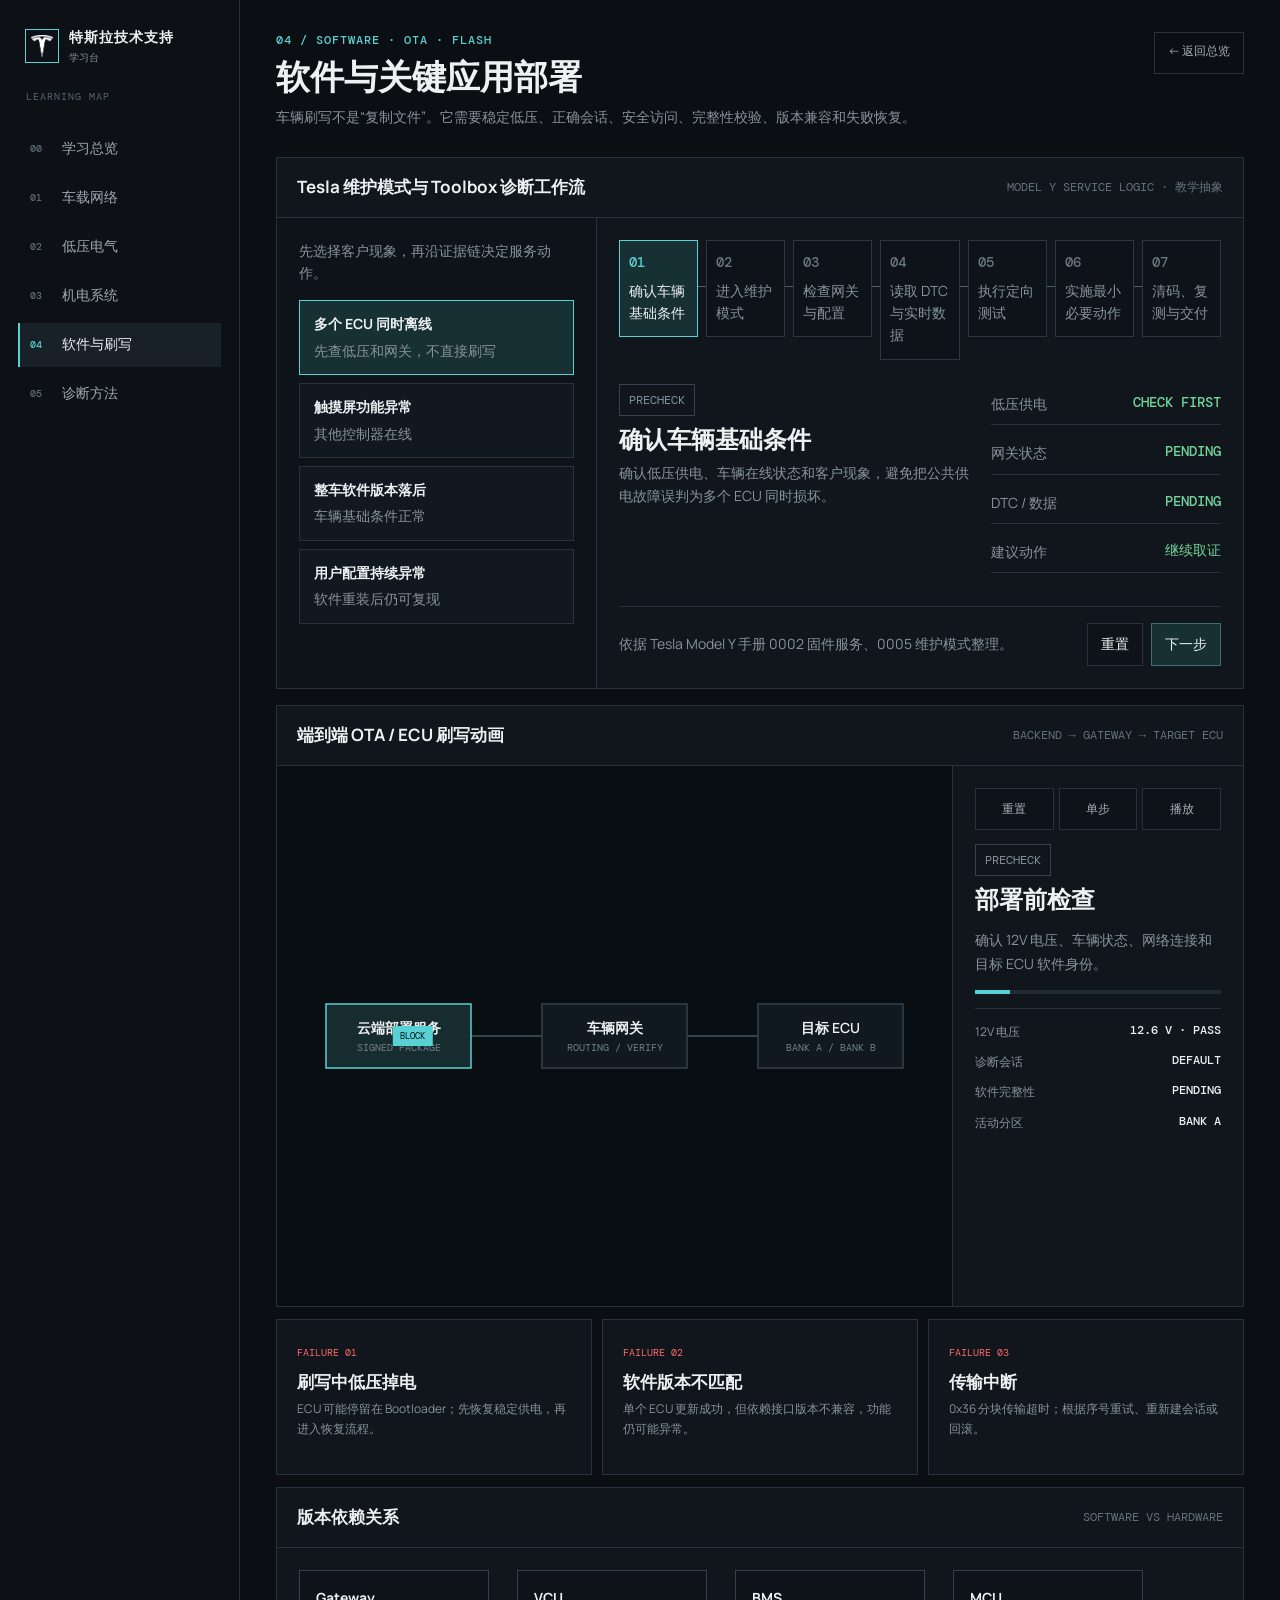
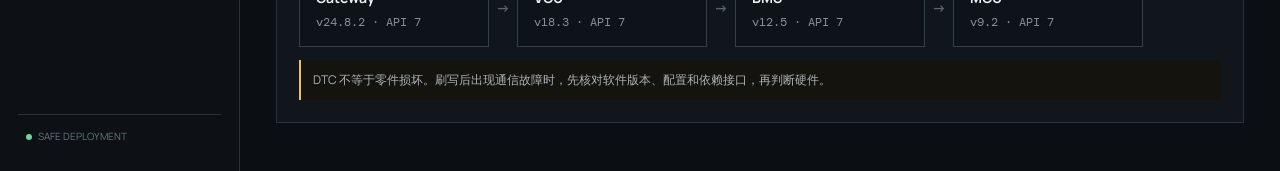
<file: software.html>
<!doctype html>
<html lang="zh-CN">
  <head>
    <meta charset="UTF-8" />
    <meta name="viewport" content="width=device-width,initial-scale=1" />
    <link rel="icon" type="image/png" href="assets/tesla-logo-mark.png" />
    <title>特斯拉技术支持学习台 · 软件与刷写</title>
    <link rel="preconnect" href="https://fonts.googleapis.com" />
    <link rel="preconnect" href="https://fonts.gstatic.com" crossorigin />
    <link
      href="https://fonts.googleapis.com/css2?family=DM+Mono:wght@400;500&family=Manrope:wght@400;500;600;700&display=swap"
      rel="stylesheet"
    />
    <link rel="stylesheet" href="site.css" />
    <style>
      .deploy {
        display: grid;
        grid-template-columns: minmax(0, 1fr) 290px;
      }
      .deploy-stage {
        height: 430px;
        background: #090e12;
        position: relative;
        border-right: 1px solid var(--line);
      }
      .deploy-stage canvas {
        width: 100%;
        height: 100%;
      }
      .deploy-side {
        padding: 16px;
      }
      .controls {
        display: grid;
        grid-template-columns: repeat(3, 1fr);
        gap: 5px;
        margin-bottom: 14px;
      }
      .controls button {
        border: 1px solid var(--line);
        background: #0d1318;
        color: #a7b1b8;
        padding: 8px 5px;
        font-size: 9px;
        cursor: pointer;
      }
      .controls button.active {
        border-color: #47777a;
        color: #d7ffff;
      }
      .progress {
        height: 4px;
        background: #212b32;
        margin: 12px 0;
      }
      .progress i {
        display: block;
        height: 100%;
        background: var(--cyan);
        width: 0;
        transition: 0.3s;
      }
      .stage-name {
        font-size: 16px;
        margin: 7px 0;
      }
      .stage-desc {
        color: var(--muted);
        font-size: 10px;
        line-height: 1.55;
        min-height: 48px;
      }
      .prechecks {
        display: grid;
        gap: 7px;
        border-top: 1px solid var(--line);
        padding-top: 13px;
        margin-top: 14px;
      }
      .prechecks div {
        display: flex;
        justify-content: space-between;
        font-size: 9px;
      }
      .prechecks span {
        color: var(--muted);
      }
      .prechecks b {
        font: 500 9px "DM Mono";
      }
      .failures {
        margin-top: 12px;
        display: grid;
        grid-template-columns: repeat(3, 1fr);
        gap: 10px;
      }
      .failure {
        border: 1px solid var(--line);
        background: var(--panel);
        padding: 14px;
        cursor: pointer;
      }
      .failure:hover,
      .failure.active {
        border-color: #6c4145;
        background: #211619;
      }
      .failure small {
        color: var(--red);
        font: 8px "DM Mono";
      }
      .failure h3 {
        font-size: 11px;
        margin: 8px 0 5px;
      }
      .failure p {
        color: var(--muted);
        font-size: 9px;
        line-height: 1.45;
        margin: 0;
      }
      .dependency {
        margin-top: 12px;
      }
      .service-console {
        margin-bottom: 16px;
      }
      .service-layout {
        display: grid;
        grid-template-columns: 320px minmax(0, 1fr);
        min-height: 470px;
      }
      .service-scenarios {
        padding: 22px;
        border-right: 1px solid var(--line);
        background: #0d1318;
      }
      .service-scenarios > p {
        margin: 0 0 16px;
        color: var(--muted);
        font-size: 14px;
      }
      .service-scenario-list {
        display: grid;
        gap: 8px;
      }
      .service-scenario {
        min-height: 64px;
        padding: 12px 14px;
        border: 1px solid var(--line);
        background: #111820;
        color: var(--text);
        text-align: left;
        cursor: pointer;
      }
      .service-scenario strong,
      .service-scenario span { display: block; }
      .service-scenario strong { font-size: 14px; }
      .service-scenario span { margin-top: 4px; color: var(--muted); font-size: 12px; }
      .service-scenario.active {
        border-color: var(--cyan);
        background: #173034;
      }
      .service-workflow {
        display: grid;
        grid-template-rows: auto 1fr auto;
        padding: 22px;
      }
      .service-flow {
        display: grid;
        grid-template-columns: repeat(7, minmax(72px, 1fr));
        align-items: start;
        gap: 8px;
        margin-bottom: 24px;
      }
      .service-step {
        position: relative;
        min-height: 92px;
        padding: 12px 9px;
        border: 1px solid #2c3841;
        background: #0d1318;
        color: var(--muted);
        text-align: left;
        cursor: pointer;
      }
      .service-step::after {
        position: absolute;
        top: 45px;
        right: -9px;
        width: 8px;
        border-top: 1px solid #49616a;
        content: "";
      }
      .service-step:last-child::after { display: none; }
      .service-step b { display: block; color: #697781; font: 500 11px "DM Mono"; }
      .service-step span { display: block; margin-top: 9px; font-size: 12px; }
      .service-step.done { border-color: #35605a; color: #b8d9cf; }
      .service-step.active { border-color: var(--cyan); background: #173034; color: var(--text); }
      .service-step.active b { color: var(--cyan); }
      .service-current {
        display: grid;
        grid-template-columns: minmax(0, 1fr) 230px;
        gap: 20px;
        align-items: start;
      }
      .service-current h2 { margin: 7px 0 8px; font-size: 24px; }
      .service-current p { margin: 0; color: var(--muted); font-size: 14px; }
      .service-evidence {
        display: grid;
        gap: 8px;
      }
      .service-evidence div {
        display: flex;
        justify-content: space-between;
        gap: 12px;
        padding: 9px 0;
        border-bottom: 1px solid var(--line);
        font-size: 12px;
      }
      .service-evidence span { color: var(--muted); }
      .service-evidence b { color: var(--green); font: 500 12px "DM Mono"; }
      .service-controls {
        display: flex;
        justify-content: space-between;
        align-items: center;
        gap: 12px;
        margin-top: 22px;
        padding-top: 16px;
        border-top: 1px solid var(--line);
      }
      .service-controls p { margin: 0; color: var(--muted); font-size: 12px; }
      .service-controls div { display: flex; gap: 8px; }
      .service-controls button {
        min-height: 42px;
        padding: 9px 13px;
        border: 1px solid var(--line);
        background: #0d1318;
        color: var(--text);
        cursor: pointer;
      }
      .service-controls button:last-child { border-color: #3f6f72; background: #173034; }
      .dependency-body {
        padding: 17px;
      }
      .dependency-map {
        display: flex;
        align-items: center;
        gap: 7px;
        overflow: auto;
      }
      .version {
        min-width: 150px;
        border: 1px solid #334149;
        background: #0d1318;
        padding: 11px;
      }
      .version strong {
        display: block;
        font-size: 10px;
      }
      .version span {
        display: block;
        color: var(--muted);
        font: 8px "DM Mono";
        margin-top: 5px;
      }
      .version.bad {
        border-color: #6e4246;
      }
      .dep-arrow {
        color: #58656e;
      }
      @media (max-width: 900px) {
        .service-layout { grid-template-columns: 1fr; }
        .service-scenarios { border-right: 0; border-bottom: 1px solid var(--line); }
        .service-scenario-list { grid-template-columns: repeat(2, 1fr); }
        .service-flow { grid-template-columns: repeat(4, 1fr); }
        .service-step::after { display: none; }
        .deploy {
          grid-template-columns: 1fr;
        }
        .deploy-stage {
          border-right: 0;
          border-bottom: 1px solid var(--line);
        }
        .failures {
          grid-template-columns: 1fr;
        }
      }
      @media (max-width: 620px) {
        .service-scenario-list,
        .service-flow,
        .service-current { grid-template-columns: 1fr; }
        .service-step { min-height: 58px; }
        .service-controls { align-items: stretch; flex-direction: column; }
        .service-controls div { display: grid; grid-template-columns: repeat(2, 1fr); }
        .deploy-stage {
          height: 480px;
        }
      }
    </style>
    <link rel="stylesheet" href="readable.css" />
  </head>
  <body class="software-page">
    <div class="shell">
      <aside class="side">
        <div class="brand">
          <div class="brand-mark"><img src="assets/tesla-logo-mark.png" alt="Tesla" /></div>
          <div><strong>特斯拉技术支持</strong><small>学习台</small></div>
        </div>
        <div class="side-label">LEARNING MAP</div>
        <nav class="nav">
          <a href="index.html"><b>00</b><span>学习总览</span></a
          ><a href="network.html"><b>01</b><span>车载网络</span></a
          ><a href="circuits.html"><b>02</b><span>低压电气</span></a
          ><a href="systems.html"><b>03</b><span>机电系统</span></a
          ><a class="active" href="software.html"
            ><b>04</b><span>软件与刷写</span></a
          ><a href="diagnosis.html"><b>05</b><span>诊断方法</span></a>
        </nav>
        <div class="side-foot"><i></i>SAFE DEPLOYMENT</div>
      </aside>
      <main class="main">
        <header class="page-head">
          <div>
            <div class="eyebrow">04 / SOFTWARE · OTA · FLASH</div>
            <h1>软件与关键应用部署</h1>
            <p>
              车辆刷写不是“复制文件”。它需要稳定低压、正确会话、安全访问、完整性校验、版本兼容和失败恢复。
            </p>
          </div>
          <a class="back" href="index.html">← 返回总览</a>
        </header>
        <section class="panel service-console" aria-labelledby="serviceWorkflowTitle">
          <div class="panel-head">
            <h2 id="serviceWorkflowTitle">Tesla 维护模式与 Toolbox 诊断工作流</h2>
            <small>MODEL Y SERVICE LOGIC · 教学抽象</small>
          </div>
          <div class="service-layout">
            <aside class="service-scenarios">
              <p>先选择客户现象，再沿证据链决定服务动作。</p>
              <div class="service-scenario-list">
                <button class="service-scenario active" data-service-scene="communication"><strong>多个 ECU 同时离线</strong><span>先查低压和网关，不直接刷写</span></button>
                <button class="service-scenario" data-service-scene="touchscreen"><strong>触摸屏功能异常</strong><span>其他控制器在线</span></button>
                <button class="service-scenario" data-service-scene="update"><strong>整车软件版本落后</strong><span>车辆基础条件正常</span></button>
                <button class="service-scenario" data-service-scene="userdata"><strong>用户配置持续异常</strong><span>软件重装后仍可复现</span></button>
              </div>
            </aside>
            <div class="service-workflow">
              <div class="service-flow" id="serviceFlow"></div>
              <div class="service-current" aria-live="polite">
                <div>
                  <span class="tag" id="serviceCode">PRECHECK</span>
                  <h2 id="serviceName">确认车辆基础条件</h2>
                  <p id="serviceDesc">确认低压供电、车辆在线状态和客户现象，避免把公共供电故障误判为多个 ECU 同时损坏。</p>
                </div>
                <div class="service-evidence">
                  <div><span>低压供电</span><b id="serviceLv">PASS</b></div>
                  <div><span>网关状态</span><b id="serviceGateway">PENDING</b></div>
                  <div><span>DTC / 数据</span><b id="serviceDtc">PENDING</b></div>
                  <div><span>建议动作</span><b id="serviceAction">检查供电</b></div>
                </div>
              </div>
              <div class="service-controls">
                <p>依据 Tesla Model Y 手册 0002 固件服务、0005 维护模式整理。</p>
                <div><button id="serviceReset">重置</button><button id="serviceNext">下一步</button></div>
              </div>
            </div>
          </div>
        </section>
        <section class="panel">
          <div class="panel-head">
            <h2>端到端 OTA / ECU 刷写动画</h2>
            <small>BACKEND → GATEWAY → TARGET ECU</small>
          </div>
          <div class="deploy">
            <div class="deploy-stage"><canvas id="deployCanvas"></canvas></div>
            <aside class="deploy-side">
              <div class="controls">
                <button id="deployReset">重置</button
                ><button id="deployStep">单步</button
                ><button id="deployPlay">播放</button>
              </div>
              <span class="tag" id="stageCode">PRECHECK</span>
              <h2 class="stage-name" id="stageName">部署前检查</h2>
              <p class="stage-desc" id="stageDesc">
                确认 12V 电压、车辆状态、网络连接和目标 ECU 软件身份。
              </p>
              <div class="progress"><i id="progressBar"></i></div>
              <div class="prechecks">
                <div>
                  <span>12V 电压</span><b id="checkVoltage">12.6 V · PASS</b>
                </div>
                <div><span>诊断会话</span><b id="checkSession">DEFAULT</b></div>
                <div><span>软件完整性</span><b id="checkHash">PENDING</b></div>
                <div><span>活动分区</span><b id="checkBank">BANK A</b></div>
              </div>
            </aside>
          </div>
        </section>
        <section class="failures">
          <article class="failure" data-failure="power">
            <small>FAILURE 01</small>
            <h3>刷写中低压掉电</h3>
            <p>ECU 可能停留在 Bootloader；先恢复稳定供电，再进入恢复流程。</p>
          </article>
          <article class="failure" data-failure="version">
            <small>FAILURE 02</small>
            <h3>软件版本不匹配</h3>
            <p>单个 ECU 更新成功，但依赖接口版本不兼容，功能仍可能异常。</p>
          </article>
          <article class="failure" data-failure="network">
            <small>FAILURE 03</small>
            <h3>传输中断</h3>
            <p>0x36 分块传输超时；根据序号重试、重新建会话或回滚。</p>
          </article>
        </section>
        <section class="panel dependency">
          <div class="panel-head">
            <h2>版本依赖关系</h2>
            <small>SOFTWARE VS HARDWARE</small>
          </div>
          <div class="dependency-body">
            <div class="dependency-map">
              <div class="version">
                <strong>Gateway</strong><span>v24.8.2 · API 7</span>
              </div>
              <b class="dep-arrow">→</b>
              <div class="version">
                <strong>VCU</strong><span>v18.3 · API 7</span>
              </div>
              <b class="dep-arrow">→</b>
              <div class="version">
                <strong>BMS</strong><span>v12.5 · API 7</span>
              </div>
              <b class="dep-arrow">→</b>
              <div class="version">
                <strong>MCU</strong><span>v9.2 · API 7</span>
              </div>
            </div>
            <div class="notice" style="margin-top: 13px">
              DTC
              不等于零件损坏。刷写后出现通信故障时，先核对软件版本、配置和依赖接口，再判断硬件。
            </div>
          </div>
        </section>
      </main>
    </div>
    <script>
      const $ = (s) => document.querySelector(s);
      const stages = [
        {
          code: "PRECHECK",
          name: "部署前检查",
          desc: "确认 12V 电压、车辆状态、网络连接和目标 ECU 软件身份。",
        },
        {
          code: "0x10 / 0x27",
          name: "进入编程会话",
          desc: "切换到编程会话并完成安全访问，禁止未授权刷写。",
        },
        {
          code: "DOWNLOAD",
          name: "下载软件包",
          desc: "后台将签名软件包送至车辆网关，网关校验车型与目标清单。",
        },
        {
          code: "0x34 / 0x36",
          name: "分块传输与写入",
          desc: "请求下载后按序号传输数据块，同时写入非活动分区 Bank B。",
        },
        {
          code: "VERIFY",
          name: "完整性校验",
          desc: "ECU 计算哈希并验证签名，确保内容完整且来源可信。",
        },
        {
          code: "RESET",
          name: "切换分区并重启",
          desc: "激活 Bank B，执行 ECU Reset 并等待节点重新上线。",
        },
        {
          code: "VALIDATE",
          name: "部署后验证",
          desc: "读取版本、DTC 和关键数据流；失败时回滚 Bank A。",
        },
      ];
      let step = 0,
        timer = null,
        failure = "";
      function setup(c) {
        const d = devicePixelRatio || 1,
          w = c.clientWidth,
          h = c.clientHeight;
        c.width = w * d;
        c.height = h * d;
        const x = c.getContext("2d");
        x.setTransform(d, 0, 0, d, 0, 0);
        return { x, w, h };
      }
      function box(x, cx, cy, w, h, t, s, color, on) {
        x.fillStyle = on ? "#172c2f" : "#111920";
        x.strokeStyle = on ? color : "#35424b";
        x.lineWidth = 1.5;
        x.fillRect(cx - w / 2, cy - h / 2, w, h);
        x.strokeRect(cx - w / 2, cy - h / 2, w, h);
        x.textAlign = "center";
        x.fillStyle = "#edf1f2";
        x.font = "600 14px Manrope";
        x.fillText(t, cx, cy - 3);
        x.fillStyle = "#71808a";
        x.font = "10px DM Mono";
        x.fillText(s, cx, cy + 15);
      }
      function draw(t = 0) {
        const c = $("#deployCanvas"),
          { x, w, h } = setup(c),
          mobile = w < 600,
          nodes = mobile
            ? [
                { x: w / 2, y: 70 },
                { x: w / 2, y: 190 },
                { x: w / 2, y: 315 },
              ]
            : [
                { x: w * 0.18, y: h / 2 },
                { x: w * 0.5, y: h / 2 },
                { x: w * 0.82, y: h / 2 },
              ],
          titles = [
            ["云端部署服务", "SIGNED PACKAGE"],
            ["车辆网关", "ROUTING / VERIFY"],
            ["目标 ECU", "BANK A / BANK B"],
          ];
        x.fillStyle = "#090e12";
        x.fillRect(0, 0, w, h);
        for (let i = 0; i < 2; i++) {
          x.strokeStyle =
            i < Math.min(2, Math.floor(step / 2)) ? "#58d1d4" : "#34424a";
          x.lineWidth = 2;
          x.beginPath();
          x.moveTo(nodes[i].x, nodes[i].y);
          x.lineTo(nodes[i + 1].x, nodes[i + 1].y);
          x.stroke();
        }
        nodes.forEach((n, i) =>
          box(
            x,
            n.x,
            n.y,
            Math.min(145, w * 0.5),
            64,
            titles[i][0],
            titles[i][1],
            i === 2 ? "#ff9c5b" : "#58d1d4",
            step >= i * 2,
          ),
        );
        const p = (t / 1500) % 1,
          seg = step < 3 ? 0 : 1,
          a = nodes[seg],
          b = nodes[seg + 1],
          px = a.x + (b.x - a.x) * p,
          py = a.y + (b.y - a.y) * p;
        x.fillStyle = failure ? "#ff6969" : "#58d1d4";
        x.fillRect(px - 20, py - 10, 40, 20);
        x.fillStyle = "#081013";
        x.textAlign = "center";
        x.font = "9px DM Mono";
        x.fillText(failure ? "ERROR" : "BLOCK", px, py + 3);
        if (step >= 3) {
          const ecu = nodes[2],
            bankY = mobile ? ecu.y + 70 : ecu.y + 95;
          x.strokeStyle = "#46535c";
          x.beginPath();
          x.moveTo(ecu.x, ecu.y + 32);
          x.lineTo(ecu.x, bankY);
          x.stroke();
          box(
            x,
            ecu.x - 55,
            bankY,
            90,
            42,
            "BANK A",
            step < 6 ? "ACTIVE" : "BACKUP",
            "#64717a",
            step < 6,
          );
          box(
            x,
            ecu.x + 55,
            bankY,
            90,
            42,
            "BANK B",
            step >= 6 ? "ACTIVE" : "WRITING",
            "#71d49a",
            step >= 4,
          );
        }
        requestAnimationFrame(draw);
      }
      function show(i) {
        step = (i + stages.length) % stages.length;
        const s = stages[step];
        $("#stageCode").textContent = s.code;
        $("#stageName").textContent = s.name;
        $("#stageDesc").textContent = s.desc;
        $("#progressBar").style.width =
          ((step + 1) / stages.length) * 100 + "%";
        $("#checkSession").textContent = step >= 1 ? "PROGRAMMING" : "DEFAULT";
        $("#checkHash").textContent = step >= 4 ? "VERIFIED" : "PENDING";
        $("#checkBank").textContent = step >= 6 ? "BANK B" : "BANK A";
        failure = "";
      }
      function stop() {
        if (timer) clearInterval(timer);
        timer = null;
        $("#deployPlay").classList.remove("active");
        $("#deployPlay").textContent = "播放";
      }
      $("#deployReset").onclick = () => {
        stop();
        show(0);
      };
      $("#deployStep").onclick = () => {
        stop();
        show(step + 1);
      };
      $("#deployPlay").onclick = () => {
        if (timer) {
          stop();
          return;
        }
        $("#deployPlay").classList.add("active");
        $("#deployPlay").textContent = "暂停";
        timer = setInterval(() => show(step + 1), 1700);
      };
      document.querySelectorAll("[data-failure]").forEach(
        (b) =>
          (b.onclick = () => {
            stop();
            document
              .querySelectorAll("[data-failure]")
              .forEach((x) => x.classList.remove("active"));
            b.classList.add("active");
            failure = b.dataset.failure;
            $("#stageCode").textContent = "DEPLOYMENT ERROR";
            $("#stageName").textContent = b.querySelector("h3").textContent;
            $("#stageDesc").textContent = b.querySelector("p").textContent;
            $("#checkVoltage").textContent =
              failure === "power" ? "8.9 V · FAIL" : "12.6 V · PASS";
            $("#checkHash").textContent =
              failure === "version"
                ? "VERSION MISMATCH"
                : failure === "network"
                  ? "TRANSFER INCOMPLETE"
                  : "UNKNOWN";
          }),
      );
      const serviceSteps = [
        { code: "PRECHECK", name: "确认车辆基础条件", desc: "确认低压供电、车辆在线状态和客户现象，避免把公共供电故障误判为多个 ECU 同时损坏。" },
        { code: "SERVICE MODE", name: "进入维护模式", desc: "在车端打开维护模式，读取车辆健康状态并确认诊断入口可用。" },
        { code: "GATEWAY", name: "检查网关与配置", desc: "确认网关在线、网络分区状态和车辆配置；需要受保护操作时再执行授权解锁。" },
        { code: "DTC / DATA", name: "读取 DTC 与实时数据", desc: "把当前、历史和偶发故障与实时数据、模块在线状态放到同一时间线上分析。" },
        { code: "TOOLBOX", name: "执行定向测试", desc: "使用 Toolbox 运行目标测试或软件动作，不用整车刷写代替故障定位。" },
        { code: "ACTION", name: "实施最小必要动作", desc: "根据证据选择修复供电、重新安装目标软件、整车更新或恢复用户数据。" },
        { code: "VERIFY", name: "清码、复测与交付", desc: "重新读取 DTC 和数据流，复现原始工况，确认故障未再次出现。" },
      ];
      const serviceScenes = {
        communication: { lv: "CHECK FIRST", gateway: "多节点离线", dtc: "U 类通信码", action: "修复供电/网络", final: "多个 ECU 同时掉线优先寻找公共原因：低压、搭铁、唤醒或网关。" },
        touchscreen: { lv: "PASS", gateway: "ONLINE", dtc: "目标模块异常", action: "重装触摸屏软件", final: "其他 ECU 在线且硬件基础条件正常时，选择目标模块软件重新安装，而不是整车恢复出厂。" },
        update: { lv: "PASS", gateway: "ONLINE", dtc: "无阻断故障", action: "整车软件更新", final: "先验证版本依赖和供电条件，再执行整车软件更新并做部署后检查。" },
        userdata: { lv: "PASS", gateway: "ONLINE", dtc: "软件正常", action: "恢复用户数据", final: "恢复出厂设置影响用户数据，只在软件和硬件证据均不支持其他根因时使用。" },
      };
      let serviceScene = "communication", serviceStep = 0;
      function renderService() {
        const scene = serviceScenes[serviceScene];
        $("#serviceFlow").innerHTML = serviceSteps.map((item, index) => `<button class="service-step ${index < serviceStep ? "done" : ""} ${index === serviceStep ? "active" : ""}" data-service-step="${index}"><b>0${index + 1}</b><span>${item.name}</span></button>`).join("");
        const current = serviceSteps[serviceStep];
        $("#serviceCode").textContent = current.code;
        $("#serviceName").textContent = current.name;
        $("#serviceDesc").textContent = serviceStep === 5 ? scene.final : current.desc;
        $("#serviceLv").textContent = serviceStep === 0 ? scene.lv : (serviceScene === "communication" && serviceStep < 2 ? "VERIFY" : "PASS");
        $("#serviceGateway").textContent = serviceStep < 2 ? "PENDING" : scene.gateway;
        $("#serviceDtc").textContent = serviceStep < 3 ? "PENDING" : scene.dtc;
        $("#serviceAction").textContent = serviceStep < 4 ? "继续取证" : scene.action;
        document.querySelectorAll("[data-service-step]").forEach((button) => button.onclick = () => { serviceStep = Number(button.dataset.serviceStep); renderService(); });
      }
      document.querySelectorAll("[data-service-scene]").forEach((button) => {
        button.onclick = () => {
          document.querySelectorAll("[data-service-scene]").forEach((item) => item.classList.remove("active"));
          button.classList.add("active");
          serviceScene = button.dataset.serviceScene;
          serviceStep = 0;
          renderService();
        };
      });
      $("#serviceReset").onclick = () => { serviceStep = 0; renderService(); };
      $("#serviceNext").onclick = () => { serviceStep = (serviceStep + 1) % serviceSteps.length; renderService(); };
      renderService();
      show(0);
      draw();
    </script>
  </body>
</html>
</file>
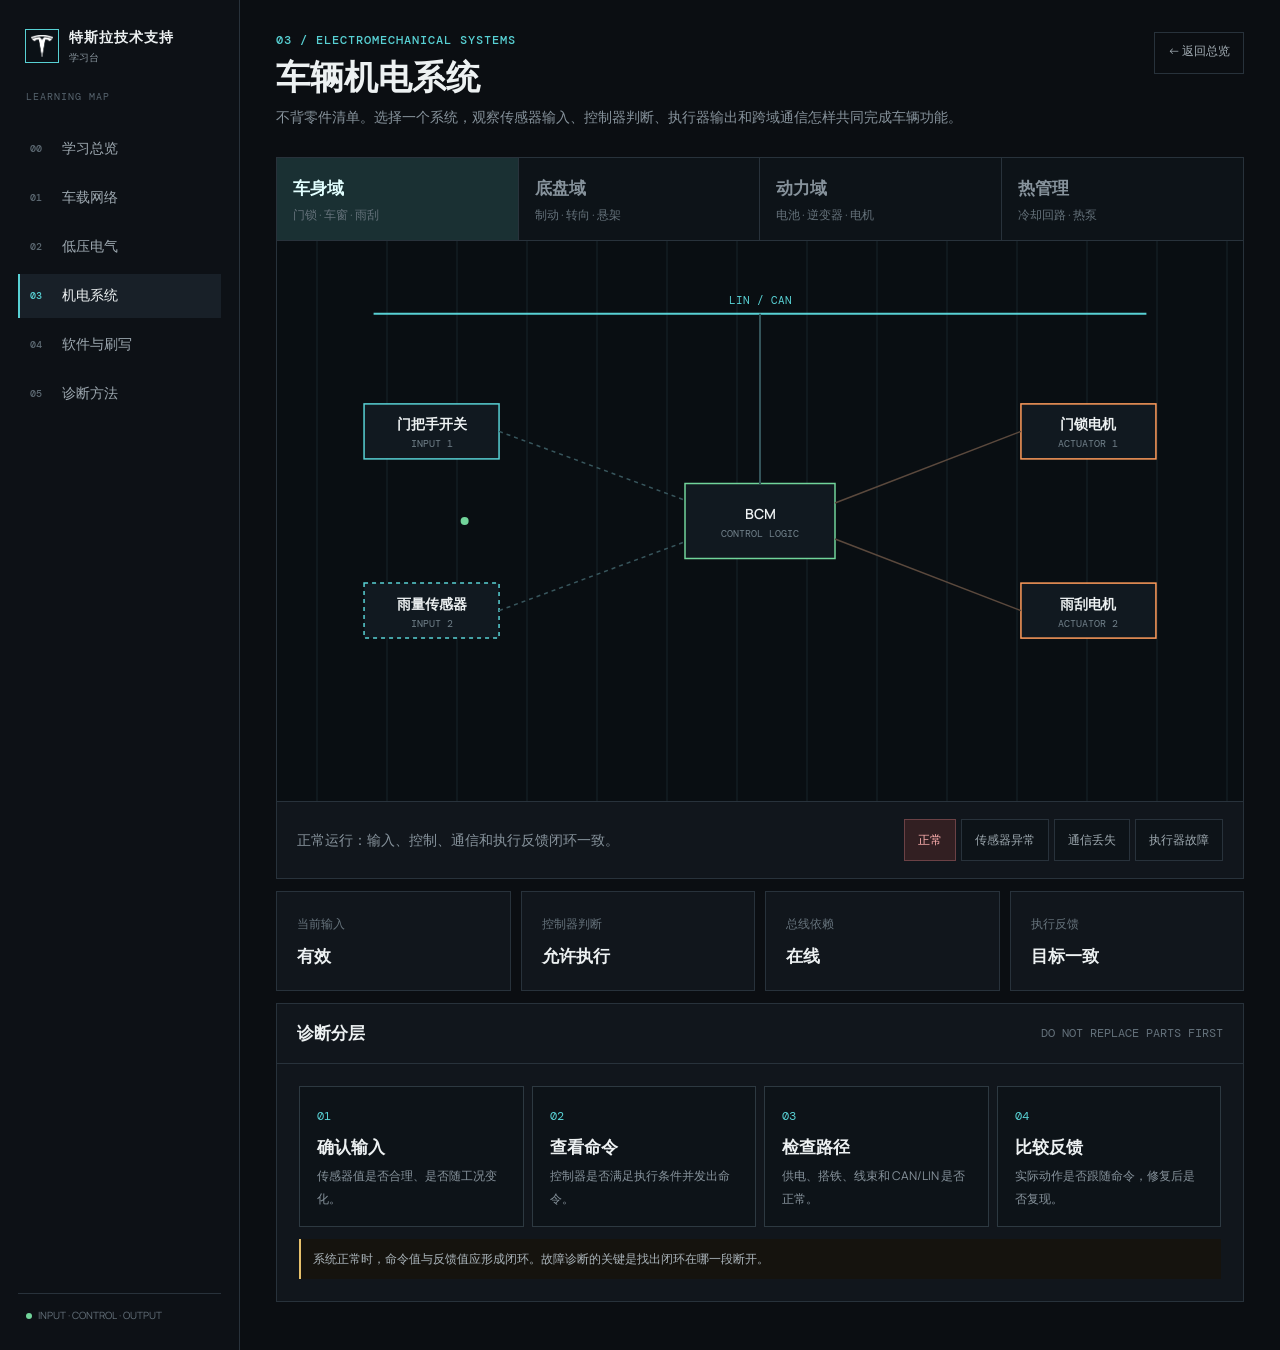
<file: systems.html>
<!doctype html>
<html lang="zh-CN">
  <head>
    <meta charset="UTF-8" />
    <meta name="viewport" content="width=device-width,initial-scale=1" />
    <link rel="icon" type="image/png" href="assets/tesla-logo-mark.png" />
    <title>特斯拉技术支持学习台 · 车辆机电系统</title>
    <link rel="preconnect" href="https://fonts.googleapis.com" />
    <link rel="preconnect" href="https://fonts.gstatic.com" crossorigin />
    <link
      href="https://fonts.googleapis.com/css2?family=DM+Mono:wght@400;500&family=Manrope:wght@400;500;600;700&display=swap"
      rel="stylesheet"
    />
    <link rel="stylesheet" href="site.css" />
    <style>
      .domain-tabs {
        display: grid;
        grid-template-columns: repeat(4, 1fr);
        border-bottom: 1px solid var(--line);
      }
      .domain-tabs button {
        border: 0;
        border-right: 1px solid var(--line);
        background: #0d1318;
        color: #87939c;
        padding: 13px 10px;
        cursor: pointer;
        text-align: left;
      }
      .domain-tabs button:last-child {
        border-right: 0;
      }
      .domain-tabs button.active {
        background: #1a3033;
        color: #e2ffff;
      }
      .domain-tabs b {
        display: block;
        font-size: 11px;
      }
      .domain-tabs small {
        display: block;
        font-size: 8px;
        margin-top: 4px;
        color: #65727b;
      }
      .system-stage {
        height: 430px;
        background: #090e12;
        position: relative;
      }
      .system-stage canvas {
        width: 100%;
        height: 100%;
      }
      .fault-bar {
        padding: 11px 14px;
        border-top: 1px solid var(--line);
        display: flex;
        align-items: center;
        justify-content: space-between;
        gap: 10px;
      }
      .faults {
        display: flex;
        gap: 5px;
      }
      .faults button {
        border: 1px solid var(--line);
        background: #0d1318;
        color: #9da8af;
        padding: 7px 9px;
        font-size: 9px;
        cursor: pointer;
      }
      .faults button.active {
        border-color: #6b4145;
        background: #321f22;
        color: #ffb0b0;
      }
      .result {
        display: grid;
        grid-template-columns: repeat(4, 1fr);
        gap: 10px;
        margin-top: 12px;
      }
      .result > div {
        border: 1px solid var(--line);
        background: var(--panel);
        padding: 14px;
      }
      .result small {
        color: #66737c;
        font-size: 9px;
      }
      .result strong {
        display: block;
        font-size: 11px;
        margin-top: 8px;
      }
      .logic {
        margin-top: 12px;
      }
      .logic-body {
        padding: 16px;
      }
      .logic-steps {
        display: grid;
        grid-template-columns: repeat(4, 1fr);
        gap: 8px;
      }
      .logic-step {
        border: 1px solid #2d3941;
        background: #0d1318;
        padding: 11px;
      }
      .logic-step b {
        color: var(--cyan);
        font: 9px "DM Mono";
      }
      .logic-step strong {
        display: block;
        margin: 7px 0 4px;
        font-size: 10px;
      }
      .logic-step span {
        color: var(--muted);
        font-size: 9px;
        line-height: 1.45;
      }
      .fault-note {
        margin-top: 12px;
      }
      @media (max-width: 760px) {
        .domain-tabs {
          grid-template-columns: repeat(2, 1fr);
        }
        .system-stage {
          height: 500px;
        }
        .fault-bar {
          align-items: flex-start;
          flex-direction: column;
        }
        .faults {
          flex-wrap: wrap;
        }
        .result {
          grid-template-columns: repeat(2, 1fr);
        }
        .logic-steps {
          grid-template-columns: 1fr 1fr;
        }
      }
    </style>
    <link rel="stylesheet" href="readable.css" />
  </head>
  <body class="systems-page">
    <div class="shell">
      <aside class="side">
        <div class="brand">
          <div class="brand-mark"><img src="assets/tesla-logo-mark.png" alt="Tesla" /></div>
          <div><strong>特斯拉技术支持</strong><small>学习台</small></div>
        </div>
        <div class="side-label">LEARNING MAP</div>
        <nav class="nav">
          <a href="index.html"><b>00</b><span>学习总览</span></a
          ><a href="network.html"><b>01</b><span>车载网络</span></a
          ><a href="circuits.html"><b>02</b><span>低压电气</span></a
          ><a class="active" href="systems.html"
            ><b>03</b><span>机电系统</span></a
          ><a href="software.html"><b>04</b><span>软件与刷写</span></a
          ><a href="diagnosis.html"><b>05</b><span>诊断方法</span></a>
        </nav>
        <div class="side-foot"><i></i>INPUT · CONTROL · OUTPUT</div>
      </aside>
      <main class="main">
        <header class="page-head">
          <div>
            <div class="eyebrow">03 / ELECTROMECHANICAL SYSTEMS</div>
            <h1>车辆机电系统</h1>
            <p>
              不背零件清单。选择一个系统，观察传感器输入、控制器判断、执行器输出和跨域通信怎样共同完成车辆功能。
            </p>
          </div>
          <a class="back" href="index.html">← 返回总览</a>
        </header>
        <section class="panel">
          <div class="domain-tabs" id="domainTabs"></div>
          <div class="system-stage"><canvas id="systemCanvas"></canvas></div>
          <div class="fault-bar">
            <span id="sceneCaption" style="color: var(--muted); font-size: 10px"
              >正常运行：输入、控制、通信和执行反馈闭环一致。</span
            >
            <div class="faults">
              <button class="active" data-fault="normal">正常</button
              ><button data-fault="sensor">传感器异常</button
              ><button data-fault="network">通信丢失</button
              ><button data-fault="actuator">执行器故障</button>
            </div>
          </div>
        </section>
        <section class="result">
          <div>
            <small>当前输入</small><strong id="inputState">有效</strong>
          </div>
          <div>
            <small>控制器判断</small><strong id="logicState">允许执行</strong>
          </div>
          <div><small>总线依赖</small><strong id="busState">在线</strong></div>
          <div>
            <small>执行反馈</small><strong id="outputState">目标一致</strong>
          </div>
        </section>
        <section class="panel logic">
          <div class="panel-head">
            <h2>诊断分层</h2>
            <small>DO NOT REPLACE PARTS FIRST</small>
          </div>
          <div class="logic-body">
            <div class="logic-steps">
              <div class="logic-step">
                <b>01</b><strong>确认输入</strong
                ><span>传感器值是否合理、是否随工况变化。</span>
              </div>
              <div class="logic-step">
                <b>02</b><strong>查看命令</strong
                ><span>控制器是否满足执行条件并发出命令。</span>
              </div>
              <div class="logic-step">
                <b>03</b><strong>检查路径</strong
                ><span>供电、搭铁、线束和 CAN/LIN 是否正常。</span>
              </div>
              <div class="logic-step">
                <b>04</b><strong>比较反馈</strong
                ><span>实际动作是否跟随命令，修复后是否复现。</span>
              </div>
            </div>
            <div class="notice fault-note" id="faultNote">
              系统正常时，命令值与反馈值应形成闭环。故障诊断的关键是找出闭环在哪一段断开。
            </div>
          </div>
        </section>
      </main>
    </div>
    <script>
      const $ = (s) => document.querySelector(s);
      const domains = [
        {
          id: "body",
          name: "车身域",
          sub: "门锁 · 车窗 · 雨刮",
          sensor: ["门把手开关", "雨量传感器"],
          ecu: "BCM",
          bus: "LIN / CAN",
          act: ["门锁电机", "雨刮电机"],
        },
        {
          id: "chassis",
          name: "底盘域",
          sub: "制动 · 转向 · 悬架",
          sensor: ["轮速传感器", "制动踏板"],
          ecu: "ESP / iBooster",
          bus: "高速 CAN",
          act: ["制动执行器", "EPS 电机"],
        },
        {
          id: "power",
          name: "动力域",
          sub: "电池 · 逆变器 · 电机",
          sensor: ["踏板位置", "电池状态"],
          ecu: "VCU / BMS",
          bus: "动力 CAN",
          act: ["逆变器", "主接触器"],
        },
        {
          id: "thermal",
          name: "热管理",
          sub: "冷却回路 · 热泵",
          sensor: ["冷却液温度", "压力传感器"],
          ecu: "TMS",
          bus: "CAN / LIN",
          act: ["水泵 / 风扇", "电磁阀"],
        },
      ];
      let domain = 0,
        fault = "normal";
      $("#domainTabs").innerHTML = domains
        .map(
          (d, i) =>
            `<button class="${i === 0 ? "active" : ""}" data-domain="${i}"><b>${d.name}</b><small>${d.sub}</small></button>`,
        )
        .join("");
      function setup(c) {
        const d = devicePixelRatio || 1,
          w = c.clientWidth,
          h = c.clientHeight;
        c.width = w * d;
        c.height = h * d;
        const x = c.getContext("2d");
        x.setTransform(d, 0, 0, d, 0, 0);
        return { x, w, h };
      }
      function box(x, cx, cy, w, h, title, sub, color, bad = false) {
        x.fillStyle = bad ? "#28171a" : "#111920";
        x.strokeStyle = bad ? "#ff6969" : color;
        x.lineWidth = 1.5;
        x.fillRect(cx - w / 2, cy - h / 2, w, h);
        x.strokeRect(cx - w / 2, cy - h / 2, w, h);
        x.textAlign = "center";
        x.fillStyle = "#edf1f2";
        x.font = "600 14px Manrope";
        x.fillText(title, cx, cy - 2);
        x.fillStyle = bad ? "#ff9292" : "#71808a";
        x.font = "10px DM Mono";
        x.fillText(sub, cx, cy + 16);
      }
      function draw(t = 0) {
        const c = $("#systemCanvas"),
          { x, w, h } = setup(c),
          d = domains[domain],
          mobile = w < 600,
          ecuX = w / 2,
          ecuY = h / 2,
          sx = mobile ? w * 0.25 : w * 0.16,
          ax = mobile ? w * 0.75 : w * 0.84,
          ys = mobile ? [h * 0.18, h * 0.8] : [h * 0.34, h * 0.66],
          bw = Math.min(135, w * 0.28);
        x.fillStyle = "#090e12";
        x.fillRect(0, 0, w, h);
        x.strokeStyle = "#19242b";
        for (let gx = 40; gx < w; gx += 70) {
          x.beginPath();
          x.moveTo(gx, 0);
          x.lineTo(gx, h);
          x.stroke();
        }
        const sensorBad = fault === "sensor",
          networkBad = fault === "network",
          actBad = fault === "actuator";
        d.sensor.forEach((n, i) => {
          box(
            x,
            sx,
            ys[i],
            bw,
            55,
            n,
            "INPUT " + (i + 1),
            "#58d1d4",
            sensorBad && i === 0,
          );
          x.strokeStyle = sensorBad && i === 0 ? "#ff6969" : "#38565d";
          x.setLineDash([4, 4]);
          x.beginPath();
          x.moveTo(sx + bw / 2, ys[i]);
          x.lineTo(ecuX - bw / 2, ecuY + (i ? 18 : -18));
          x.stroke();
        });
        x.setLineDash([]);
        box(x, ecuX, ecuY, bw + 15, 75, d.ecu, "CONTROL LOGIC", "#71d49a");
        d.act.forEach((n, i) => {
          box(
            x,
            ax,
            ys[i],
            bw,
            55,
            n,
            "ACTUATOR " + (i + 1),
            "#ff9c5b",
            actBad && i === 0,
          );
          x.strokeStyle = actBad && i === 0 ? "#ff6969" : "#5b493d";
          x.beginPath();
          x.moveTo(ecuX + (bw + 15) / 2, ecuY + (i ? 18 : -18));
          x.lineTo(ax - bw / 2, ys[i]);
          x.stroke();
        });
        const busY = mobile ? h * 0.08 : h * 0.13;
        x.strokeStyle = networkBad ? "#ff6969" : "#58d1d4";
        x.setLineDash(networkBad ? [5, 7] : []);
        x.lineWidth = 2;
        x.beginPath();
        x.moveTo(w * 0.1, busY);
        x.lineTo(w * 0.9, busY);
        x.stroke();
        x.setLineDash([]);
        x.fillStyle = networkBad ? "#ff6969" : "#58d1d4";
        x.textAlign = "center";
        x.font = "11px DM Mono";
        x.fillText(networkBad ? "COMMUNICATION LOST" : d.bus, w / 2, busY - 10);
        x.strokeStyle = networkBad ? "#593034" : "#34545a";
        x.beginPath();
        x.moveTo(ecuX, busY);
        x.lineTo(ecuX, ecuY - 37);
        x.stroke();
        const p = (t / 1700) % 1;
        if (fault === "normal") {
          x.fillStyle = "#71d49a";
          x.beginPath();
          x.arc(sx + (ax - sx) * p, ecuY, 4, 0, Math.PI * 2);
          x.fill();
        }
        requestAnimationFrame(draw);
      }
      function update() {
        const d = domains[domain],
          states = {
            normal: [
              "有效",
              "允许执行",
              "在线",
              "目标一致",
              "正常运行：输入、控制、通信和执行反馈闭环一致。",
              "系统正常时，命令值与反馈值应形成闭环。故障诊断的关键是找出闭环在哪一段断开。",
            ],
            sensor: [
              "不合理 / 冻结",
              "拒绝或降级",
              "在线",
              "未执行",
              "传感器异常：控制器收到错误输入，可能进入保护或使用替代值。",
              "先测参考电压、传感器地和信号变化，不要直接更换控制器。",
            ],
            network: [
              "局部有效",
              "缺少跨域条件",
              "报文超时",
              "禁止执行",
              "通信丢失：本地硬件可能正常，但控制器缺少其他域的许可或状态。",
              "同时检查节点供电、终端电阻、波形和报文周期，DTC 只是线索。",
            ],
            actuator: [
              "有效",
              "命令已发出",
              "在线",
              "无动作 / 偏差",
              "执行器故障：控制命令存在，但实际反馈没有跟随。",
              "测负载两端电压与电流，区分驱动器、线束、负载开路和机械卡滞。",
            ],
          }[fault];
        ["inputState", "logicState", "busState", "outputState"].forEach(
          (id, i) => ($("#" + id).textContent = states[i]),
        );
        $("#sceneCaption").textContent = states[4];
        $("#faultNote").textContent = states[5];
      }
      document.querySelectorAll("[data-domain]").forEach(
        (b) =>
          (b.onclick = () => {
            document
              .querySelectorAll("[data-domain]")
              .forEach((x) => x.classList.remove("active"));
            b.classList.add("active");
            domain = +b.dataset.domain;
            update();
          }),
      );
      document.querySelectorAll("[data-fault]").forEach(
        (b) =>
          (b.onclick = () => {
            document
              .querySelectorAll("[data-fault]")
              .forEach((x) => x.classList.remove("active"));
            b.classList.add("active");
            fault = b.dataset.fault;
            update();
          }),
      );
      update();
      draw();
    </script>
  </body>
</html>
</file>
<file: site.css>
:root{--bg:#0b0e12;--panel:#11161c;--line:#28323b;--text:#edf1f2;--muted:#87939c;--cyan:#58d1d4;--orange:#ff9c5b;--red:#ff6969;--green:#71d49a;--yellow:#e6c06b}*{box-sizing:border-box}html{scroll-behavior:smooth}body{margin:0;background:var(--bg);color:var(--text);font:14px Manrope,"Microsoft YaHei",sans-serif;letter-spacing:0}a{color:inherit;text-decoration:none}button,input{font:inherit}.shell{min-height:100vh;display:grid;grid-template-columns:226px 1fr}.side{border-right:1px solid var(--line);background:#0d1116;padding:24px 17px;display:flex;flex-direction:column;gap:25px}.brand{display:flex;align-items:center;gap:10px;padding:0 7px}.brand-mark{width:28px;height:28px;border:1px solid var(--cyan);display:grid;place-items:center;color:var(--cyan);font:500 12px "DM Mono",monospace}.brand strong{font-size:13px;letter-spacing:1px}.brand small{display:block;color:var(--muted);font-size:9px;margin-top:2px}.side-label{color:#57646e;font:9px "DM Mono",monospace;letter-spacing:1.4px;padding:0 8px}.nav{display:grid;gap:4px}.nav a{padding:10px 9px;color:#9da8b0;display:flex;align-items:center;gap:10px;border-left:2px solid transparent;font-size:11px}.nav a:hover,.nav a.active{background:#182028;color:var(--text);border-left-color:var(--cyan)}.nav b{font:500 9px "DM Mono",monospace;color:#5d6a73;width:18px}.nav a.active b{color:var(--cyan)}.side-foot{margin-top:auto;border-top:1px solid var(--line);padding:14px 8px 0;color:#66737d;font-size:9px;line-height:1.55}.side-foot i{display:inline-block;width:6px;height:6px;background:var(--green);border-radius:50%;margin-right:6px}.main{padding:28px 32px 40px;max-width:1440px;width:100%;margin:auto}.page-head{display:flex;align-items:flex-start;justify-content:space-between;gap:24px;margin-bottom:26px}.eyebrow{color:var(--cyan);font:500 10px "DM Mono",monospace;letter-spacing:1.1px}.page-head h1{font-size:28px;margin:7px 0 6px}.page-head p{margin:0;color:var(--muted);font-size:12px;line-height:1.55;max-width:690px}.back{border:1px solid var(--line);padding:8px 10px;color:#a3adb4;font-size:10px;white-space:nowrap}.back:hover{border-color:#49656e;color:var(--text)}.panel{border:1px solid var(--line);background:var(--panel)}.panel-head{min-height:48px;padding:13px 16px;border-bottom:1px solid var(--line);display:flex;align-items:center;justify-content:space-between;gap:12px}.panel-head h2{font-size:12px;margin:0}.panel-head small{font:9px "DM Mono",monospace;color:#64717b}.action{border:1px solid #3b6265;background:#183033;color:#d6ffff;padding:8px 10px;font-size:10px;cursor:pointer}.action.secondary{border-color:var(--line);background:#0d1318;color:#a7b1b8}.action:hover{border-color:var(--cyan)}.tag{display:inline-block;border:1px solid #34434c;color:#829099;padding:4px 6px;font:8px "DM Mono",monospace}.status{font:9px "DM Mono",monospace;color:var(--green)}.mono{font-family:"DM Mono",monospace}.flow-line{display:flex;align-items:center;gap:8px;overflow:auto}.flow-node{min-width:125px;border:1px solid #33414a;background:#0d1419;padding:11px}.flow-node strong{display:block;font-size:11px}.flow-node small{display:block;color:var(--muted);font-size:9px;margin-top:4px;line-height:1.4}.flow-arrow{color:#52616b}.notice{border-left:2px solid var(--yellow);background:#15130e;padding:10px 12px;color:#abb5bb;font-size:10px;line-height:1.55}.tabs{display:flex;gap:4px}.tabs button{border:1px solid var(--line);background:#0d1318;color:var(--muted);padding:7px 9px;font-size:9px;cursor:pointer}.tabs button.active{border-color:#48777a;background:#1a3336;color:#d8ffff}.data-table{width:100%;border-collapse:collapse;font-size:10px}.data-table th{text-align:left;color:#66737d;font:8px "DM Mono",monospace;padding:9px;border-bottom:1px solid var(--line)}.data-table td{padding:10px 9px;border-bottom:1px solid #202931;color:#b7c0c6}.data-table td:first-child{color:var(--cyan);font-family:"DM Mono",monospace}@media(max-width:900px){.shell{grid-template-columns:66px 1fr}.side{padding:20px 9px}.brand>div:last-child,.side-label,.nav span,.side-foot{display:none}.brand{padding:0;justify-content:center}.nav a{justify-content:center;padding:10px 0;border-left:0;border-bottom:2px solid transparent}.nav a.active{border-bottom-color:var(--cyan)}.nav b{width:auto}.main{padding:23px 18px 34px}}@media(max-width:620px){.shell{display:block}.side{position:sticky;top:0;z-index:10;height:auto;display:flex;flex-direction:row;align-items:center;padding:9px 12px;border-right:0;border-bottom:1px solid var(--line);gap:8px}.brand{margin-right:auto}.nav{display:flex}.nav a{padding:8px}.main{padding:20px 13px 30px}.page-head{display:block}.page-head .back{display:inline-block;margin-top:14px}.page-head h1{font-size:23px}.flow-line{align-items:stretch}.flow-node{min-width:140px}}
</file>
<file: readable.css>
/* Unified interface standard
   Type: 34 / 24 / 17 / 14 / 12 / 10
   Controls: 42px minimum height
   Panels: 60px headers, 20-24px content padding */

:root {
  --ui-page: 34px;
  --ui-section: 24px;
  --ui-panel: 17px;
  --ui-body: 14px;
  --ui-meta: 12px;
  --ui-micro: 10px;
  --ui-control: 42px;
  --ui-panel-head: 60px;
  --ui-pad: 22px;
  --ui-gap: 16px;
}

/* Shared Tesla mark treatment across every page. */
.brand-mark {
  display: grid;
  place-items: center;
  width: 34px;
  height: 34px;
  border: 1px solid var(--cyan);
  overflow: hidden;
  background: #0b1116;
  flex: 0 0 34px;
}
.brand-mark img {
  display: block;
  width: 22px;
  height: 25px;
  object-fit: contain;
  filter: brightness(1.7) contrast(1.15);
}
@media (max-width: 900px) {
  .brand-mark { width: 32px; height: 32px; flex-basis: 32px; }
  .brand-mark img { width: 20px; height: 23px; }
}

body {
  font-size: var(--ui-body) !important;
  line-height: 1.6;
}

body * {
  font-size: inherit !important;
}

h2 {
  font-size: var(--ui-section) !important;
  line-height: 1.3;
}

h3 {
  font-size: var(--ui-panel) !important;
  line-height: 1.4;
}

.main,
main {
  width: 100%;
  max-width: 1560px !important;
  padding: 32px 36px 48px !important;
}

.page-head,
.topbar {
  gap: 24px;
  margin-bottom: 28px !important;
}

.page-head h1,
.topbar h1,
.can-page .topbar h1 {
  margin: 8px 0 8px !important;
  font-size: var(--ui-page) !important;
  line-height: 1.2;
  letter-spacing: 0 !important;
}

.page-head p,
.topbar p,
.topbar .lede {
  max-width: 760px;
  margin: 0;
  color: var(--muted);
  font-size: var(--ui-body) !important;
  line-height: 1.7 !important;
}

.eyebrow {
  font-size: var(--ui-meta) !important;
  letter-spacing: 1px !important;
}

/* Shared navigation */
.shell {
  grid-template-columns: 240px minmax(0, 1fr);
}

.side,
.sidebar {
  padding: 26px 18px !important;
  gap: 24px !important;
}

.brand strong {
  font-size: var(--ui-body) !important;
  letter-spacing: 1px !important;
}

.brand small,
.brand span,
.side-foot,
.sidebar-foot {
  font-size: var(--ui-micro) !important;
  line-height: 1.55 !important;
}

.side-label,
.nav-label,
.sidebar > .label {
  font-size: var(--ui-micro) !important;
  letter-spacing: 1px !important;
}

.nav,
.can-site-nav,
.global-nav {
  gap: 5px !important;
}

.nav a,
.can-site-nav a,
.global-nav a,
nav button {
  min-height: 44px;
  padding: 11px 10px !important;
  font-size: var(--ui-body) !important;
  line-height: 1.35;
}

.nav b,
.can-site-nav b,
.global-nav b {
  width: 22px !important;
  font-size: var(--ui-micro) !important;
}

/* Shared panels and controls */
.panel {
  border-color: var(--line);
}

.panel-head {
  min-height: var(--ui-panel-head) !important;
  padding: 16px 20px !important;
  gap: 14px !important;
}

.panel-head h2 {
  margin: 0;
  font-size: var(--ui-panel) !important;
  line-height: 1.35;
}

.panel-head small {
  font-size: var(--ui-meta) !important;
  line-height: 1.4;
}

.action,
.back,
.controls button,
.faults button,
.tabs button,
.segmented button,
.domain-controls button,
.scenario-switch button,
.scenario-tabs button,
.flash-controls button,
.lab-controls button,
.id-tools button,
.start-arb,
.transport button {
  min-height: var(--ui-control) !important;
  padding: 10px 13px !important;
  font-size: var(--ui-meta) !important;
  line-height: 1.35;
}

/* Firmware flow controls: keep native buttons inside the dark lab theme. */
.flash-controls {
  display: flex;
  align-items: center;
  gap: 8px;
  flex-wrap: wrap;
  margin-bottom: 16px;
}
.flash-controls button {
  min-width: 76px;
  border: 1px solid var(--line) !important;
  background: #0d1318 !important;
  color: #b8c3c8 !important;
  cursor: pointer;
  transition: border-color 160ms ease, background 160ms ease, color 160ms ease;
}
.flash-controls button:hover,
.flash-controls button:focus-visible {
  border-color: var(--cyan) !important;
  color: var(--text) !important;
  outline: none;
}
.flash-controls button.active {
  border-color: #47777a !important;
  background: #173034 !important;
  color: #d7ffff !important;
}

.icon-btn,
.module .open {
  width: var(--ui-control) !important;
  height: var(--ui-control) !important;
}

.tag,
.chip,
.status,
.live,
.pill,
.domain-tag,
.priority-mark,
.lab-badge,
.truth-badge {
  font-size: var(--ui-meta) !important;
  line-height: 1.35;
}

.tag,
.chip,
.lab-badge,
.truth-badge {
  padding: 7px 9px !important;
}

.notice,
.caption,
.arch-note,
.technical-correction,
.scenario-callout,
.service-explain,
.flash-caption,
.architecture-note {
  font-size: var(--ui-meta) !important;
  line-height: 1.65 !important;
}

.data-table,
table {
  font-size: var(--ui-meta) !important;
}

.data-table th,
table th {
  padding: 12px 11px !important;
  font-size: var(--ui-micro) !important;
}

.data-table td,
table td {
  padding: 13px 11px !important;
}

/* Home */
.home-page .intro-main {
  padding: 30px !important;
}

.home-page .intro-main h2 {
  font-size: var(--ui-section) !important;
}

.home-page .intro-main p {
  font-size: var(--ui-body) !important;
  line-height: 1.7 !important;
}

.home-page .principle {
  padding: 24px !important;
}

.home-page .principle small {
  font-size: var(--ui-meta) !important;
}

.home-page .principle strong {
  font-size: var(--ui-panel) !important;
}

.home-page .module {
  min-height: 120px;
  padding: 24px 22px !important;
}

.home-page .module h2 {
  font-size: var(--ui-panel) !important;
}

.home-page .module p {
  font-size: var(--ui-meta) !important;
  line-height: 1.6 !important;
}

.home-page .module .num,
.home-page .coverage-flow span {
  font-size: var(--ui-meta) !important;
}

.home-page .coverage {
  padding: 24px !important;
}

.home-page .coverage h2 {
  font-size: var(--ui-panel) !important;
}

.home-page .coverage-flow span {
  padding: 11px 13px !important;
}

.can-entry {
  display: grid;
  grid-template-columns: minmax(0, 1.3fr) minmax(320px, 0.7fr);
  margin-bottom: var(--ui-gap);
  overflow: hidden;
}

.can-entry-main,
.can-entry-visual {
  padding: 30px !important;
}

.can-entry-main h2 {
  margin: 10px 0;
  font-size: var(--ui-section) !important;
}

.can-entry-main p {
  max-width: 760px;
  margin: 0 0 18px;
  color: var(--muted);
  font-size: var(--ui-body) !important;
  line-height: 1.7;
}

.can-entry-visual {
  display: flex;
  flex-direction: column;
  justify-content: center;
  border-left: 1px solid var(--line);
  background: #090e12;
}

.can-wire {
  position: relative;
  height: 115px;
}

.can-wire::before,
.can-wire::after {
  position: absolute;
  right: 0;
  left: 0;
  height: 3px;
  content: "";
}

.can-wire::before { top: 30px; background: var(--cyan); }
.can-wire::after { top: 76px; background: var(--orange); }
.can-wire span { position: absolute; font: var(--ui-meta) "DM Mono"; }
.can-wire .h { top: 4px; color: var(--cyan); }
.can-wire .l { top: 86px; color: var(--orange); }
.can-wire i { position: absolute; top: 26px; width: 11px; height: 11px; border: 2px solid var(--cyan); background: #090e12; }
.can-wire i:nth-of-type(1) { left: 18%; }
.can-wire i:nth-of-type(2) { left: 49%; }
.can-wire i:nth-of-type(3) { left: 80%; }
.can-entry-visual strong { font-size: var(--ui-panel) !important; }
.can-entry-visual small { margin-top: 7px; color: var(--muted); font-size: var(--ui-meta) !important; }

/* Network and UDS */
.network-page .grid { grid-template-columns: 1fr; }
.network-page .grid > section:nth-child(2) { display: none; }
.network-actions { padding: 18px 20px !important; }
.network-actions p { font-size: var(--ui-body) !important; }
.network-map { height: 430px !important; }
.lin-stage { height: 400px !important; }
.domain-tabs button { min-height: 76px !important; padding: 16px !important; }
.domain-tabs b { font-size: var(--ui-panel) !important; }
.domain-tabs small { font-size: var(--ui-meta) !important; }
.fault-bar { padding: 17px 20px !important; }
.fault-bar > span { font-size: var(--ui-body) !important; }
.result > div { padding: 20px !important; }
.result small { font-size: var(--ui-meta) !important; }
.result strong { font-size: var(--ui-panel) !important; }

.uds-lab { margin-top: var(--ui-gap); }
.uds-layer-intro { display: grid; grid-template-columns: 1fr 62px 1fr; align-items: stretch; padding: 24px; }
.layer-card { padding: 20px; border: 1px solid #314049; background: #0d1419; }
.layer-card small { display: block; color: var(--cyan); font: var(--ui-meta) "DM Mono"; }
.layer-card h3 { margin: 9px 0 7px; font-size: var(--ui-panel) !important; }
.layer-card p { margin: 0; color: var(--muted); font-size: var(--ui-body) !important; line-height: 1.65; }
.layer-arrow { display: grid; place-items: center; color: #5d6b74; font-size: var(--ui-section); }
.diagnostic-frame { margin: 0 24px 24px; padding: 20px; border: 1px solid #2d3941; background: #090e12; }
.diagnostic-frame h3 { margin: 0 0 15px; font-size: var(--ui-panel) !important; }
.frame-parts { display: grid; grid-template-columns: 170px 95px repeat(3, minmax(90px, 1fr)); gap: 7px; }
.frame-part { min-height: 94px; padding: 13px; border: 1px solid #334149; background: #111920; }
.frame-part small { display: block; color: #697780; font: var(--ui-micro) "DM Mono"; }
.frame-part strong { display: block; margin: 10px 0 4px; font: 500 var(--ui-panel) "DM Mono"; }
.frame-part span { color: var(--muted); font-size: var(--ui-meta) !important; line-height: 1.45; }
.frame-part.can-id { border-color: #4b777a; background: #172b2e; }
.frame-part.service { border-color: #b77a44; background: #2a2018; }
.frame-brace { display: grid; grid-template-columns: 170px 1fr; gap: 7px; margin-top: 8px; }
.frame-brace div { padding: 8px 10px; border-top: 2px solid; text-align: center; font-size: var(--ui-meta) !important; }
.frame-brace .can { border-color: var(--cyan); color: var(--cyan); }
.frame-brace .uds { border-color: var(--orange); color: var(--orange); }
.envelope-note { display: grid; grid-template-columns: 1fr 1fr; gap: 8px; margin-top: 15px; }
.envelope-note div { padding: 10px 12px; border-left: 2px solid; color: #b4bdc2; font-size: var(--ui-body) !important; line-height: 1.55; }
.envelope-note .address { border-color: var(--cyan); }
.envelope-note .business { border-color: var(--orange); }
.uds-detail-grid { display: grid; grid-template-columns: 0.8fr 1.2fr; border-top: 1px solid var(--line); }
.uds-services, .flash-demo { padding: var(--ui-pad); }
.uds-services { border-right: 1px solid var(--line); }
.uds-services h3, .flash-demo h3 { margin: 0 0 14px; font-size: var(--ui-panel) !important; }
.service-list { display: grid; grid-template-columns: 1fr 1fr; gap: 8px; }
.service-item { min-height: 74px; padding: 13px; border: 1px solid #2d3941; background: #0d1318; color: var(--text); text-align: left; cursor: pointer; }
.service-item:hover, .service-item.active { border-color: #47777a; background: #183034; }
.service-item code { display: block; color: var(--cyan); font: var(--ui-meta) "DM Mono"; }
.service-item strong { display: block; margin-top: 7px; font-size: var(--ui-body) !important; }
.flash-track { display: grid; grid-template-columns: repeat(7, 1fr); gap: 6px; }
.flash-step { min-height: 118px; padding: 12px; border: 1px solid #2d3941; background: #0d1318; opacity: 0.45; }
.flash-step.active, .flash-step.done { opacity: 1; }
.flash-step.active { border-color: var(--cyan); background: #173034; }
.flash-step.done { border-color: #365447; }
.flash-step b { color: var(--cyan); font: var(--ui-meta) "DM Mono"; }
.flash-step strong { display: block; margin: 10px 0 5px; font-size: var(--ui-meta) !important; }
.flash-step span { color: var(--muted); font-size: var(--ui-micro) !important; line-height: 1.45; }

/* CAN laboratory */
.can-page .metrics,
.can-page .workspace,
.can-page .bottom-grid,
.can-page #canQuick { display: none; }
.can-page .story-lab { margin-top: 0; }
.can-page .can-site-nav { display: grid; gap: 5px; }
.can-page .can-site-nav a { display: flex; align-items: center; gap: 10px; border-left: 2px solid transparent; color: #9da8b0; }
.can-page .can-site-nav a:hover,
.can-page .can-site-nav a.active { border-left-color: var(--cyan); background: #182028; color: var(--text); }
.can-page .can-site-nav a.active b { color: var(--cyan); }
.can-page .story-head,
.can-page .academy-head,
.can-page .frame-head { padding: 22px 24px !important; }
.can-page .story-head h2,
.can-page .academy-head h2,
.can-page .frame-head h2 { font-size: var(--ui-section) !important; }
.can-page .story-head p,
.can-page .academy-head p,
.can-page .frame-head p { font-size: var(--ui-body) !important; line-height: 1.65 !important; }
.can-page .story-module,
.can-page .academy-block { padding: 24px !important; }
.can-page .story-title h3,
.can-page .block-title h3 { font-size: var(--ui-panel) !important; }
.can-page .story-title small,
.can-page .block-title p { font-size: var(--ui-meta) !important; line-height: 1.5 !important; }
.can-page .story-stage { height: 450px !important; }
.can-page .network-stage { height: 400px !important; }
.can-page .caption-main { font-size: var(--ui-body) !important; }
.can-page .caption-main b { font-size: var(--ui-micro) !important; }
.can-page .caption-data span { padding: 8px 10px !important; font-size: var(--ui-meta) !important; }
.can-page .number-strip small { font-size: var(--ui-micro) !important; }
.can-page .number-strip strong,
.can-page .binary-bits span { font-size: var(--ui-body) !important; }
.can-page .binary-bits span { height: 36px !important; }
.can-page .bit-indices span,
.can-page .bit-scale span,
.can-page .bit-row label,
.can-page .priority-row label,
.can-page .full-field em,
.can-page .frame-sequence,
.can-page .frame-flow,
.can-page .frame-flow span,
.can-page .frame-inspector .field-type,
.can-page .binary-range,
.can-page .binary-range span { font-size: var(--ui-micro) !important; }
.can-page .bit,
.can-page .priority-bit,
.can-page .frame-field strong,
.can-page .frame-field small { font-size: var(--ui-micro) !important; }
.can-page .frame-note,
.can-page .priority-caption,
.can-page .scenario-callout,
.can-page .technical-correction,
.can-page .stuffing-note { font-size: var(--ui-meta) !important; line-height: 1.6 !important; }
.can-page .can-matrix { font-size: var(--ui-meta) !important; }
.can-page .can-matrix th { padding: 12px 10px !important; font-size: var(--ui-micro) !important; }
.can-page .can-matrix td { padding: 13px 10px !important; }
.can-page .matrix-note { font-size: var(--ui-meta) !important; line-height: 1.6 !important; }
.can-page .full-field { height: 98px !important; padding: 12px 9px !important; }
.can-page .full-field strong { font-size: var(--ui-meta) !important; }
.can-page .full-field small { font-size: var(--ui-micro) !important; }
.can-page .frame-viewer,
.can-page .frame-inspector { padding: 24px !important; }
.can-page .frame-inspector h3 { font-size: var(--ui-section) !important; }
.can-page .frame-inspector p,
.can-page .field-facts div { font-size: var(--ui-meta) !important; line-height: 1.6 !important; }

/* Circuit pages */
.circuits-page .topbar h1 { font-size: var(--ui-page) !important; }
.circuits-page .system-card h3,
.circuits-page .detail h2,
.circuits-page .detail h3 { font-size: var(--ui-panel) !important; }
.circuits-page .system-card p,
.circuits-page .detail .desc,
.circuits-page .detail-section,
.circuits-page .io-list div,
.circuits-page .diagnosis,
.circuits-page .steps div,
.circuits-page .arch-note { font-size: var(--ui-meta) !important; line-height: 1.65 !important; }
.circuits-page .component strong { font-size: var(--ui-body) !important; }
.circuits-page .component small,
.circuits-page .component .tag,
.circuits-page .schematic-label,
.circuits-page .detail-type { font-size: var(--ui-micro) !important; }
.circuits-page .part-nav button { min-height: 50px !important; font-size: var(--ui-meta) !important; }

/* Systems */
.system-directory .system-nav { grid-template-columns: repeat(4, minmax(180px, 1fr)) !important; gap: 9px !important; }
.system-directory .system-nav button { min-height: 76px !important; }
.system-directory .system-nav button > span,
.system-directory .system-nav small { display: block !important; }
.system-directory .nav-icon { width: 36px !important; height: 36px !important; }
.systems-page .system-stage { height: 560px !important; }
.systems-page .logic-body { padding: var(--ui-pad) !important; }
.systems-page .logic-step { min-height: 126px; padding: 17px !important; }
.systems-page .logic-step b { font-size: var(--ui-meta) !important; }
.systems-page .logic-step strong { font-size: var(--ui-panel) !important; }
.systems-page .logic-step span { font-size: var(--ui-meta) !important; line-height: 1.6 !important; }

/* Software */
.software-page .deploy-stage { height: 540px !important; }
.software-page .deploy-side,
.software-page .dependency-body { padding: var(--ui-pad) !important; }
.software-page .stage-name { font-size: var(--ui-section) !important; }
.software-page .stage-desc { font-size: var(--ui-body) !important; line-height: 1.7 !important; }
.software-page .prechecks { gap: 11px !important; }
.software-page .prechecks div,
.software-page .prechecks b { font-size: var(--ui-meta) !important; }
.software-page .failure { min-height: 156px; padding: 20px !important; }
.software-page .failure small { font-size: var(--ui-micro) !important; }
.software-page .failure h3 { font-size: var(--ui-panel) !important; }
.software-page .failure p { font-size: var(--ui-meta) !important; line-height: 1.65 !important; }
.software-page .version { min-width: 190px !important; min-height: 70px; padding: 16px !important; }
.software-page .version strong { font-size: var(--ui-body) !important; }
.software-page .version span { font-size: var(--ui-meta) !important; }

/* Diagnosis */
.diagnosis-page .case-tabs button { min-height: 90px !important; padding: 20px !important; }
.diagnosis-page .case-tabs b { font-size: var(--ui-panel) !important; }
.diagnosis-page .case-tabs small { font-size: var(--ui-meta) !important; line-height: 1.55 !important; }
.diagnosis-page .investigation,
.diagnosis-page .method-body { padding: 26px !important; }
.diagnosis-page .investigation .step-code { font-size: var(--ui-meta) !important; }
.diagnosis-page .investigation h2 { font-size: var(--ui-section) !important; }
.diagnosis-page .investigation p { font-size: var(--ui-body) !important; line-height: 1.7 !important; }
.diagnosis-page .evidence { gap: 12px !important; padding-top: 18px !important; }
.diagnosis-page .evidence div,
.diagnosis-page .evidence b { font-size: var(--ui-meta) !important; }
.diagnosis-page .conclusion { padding: 16px !important; }
.diagnosis-page .conclusion small { font-size: var(--ui-meta) !important; }
.diagnosis-page .conclusion strong { font-size: var(--ui-panel) !important; }
.diagnosis-page .method-flow { gap: 9px !important; }
.diagnosis-page .method-step { min-height: 132px !important; padding: 18px !important; }
.diagnosis-page .method-step b { font-size: var(--ui-meta) !important; }
.diagnosis-page .method-step strong { font-size: var(--ui-panel) !important; }
.diagnosis-page .method-step span { font-size: var(--ui-meta) !important; line-height: 1.6 !important; }
.diagnosis-page .dtc-strip { gap: 11px !important; margin-top: 18px !important; }
.diagnosis-page .dtc-state,
.diagnosis-page .gateway-point,
.diagnosis-page .architecture-node { padding: 20px !important; }
.diagnosis-page .dtc-state strong,
.diagnosis-page .gateway-point b,
.diagnosis-page .architecture-node strong { font-size: var(--ui-panel) !important; }
.diagnosis-page .dtc-state p,
.diagnosis-page .gateway-point p,
.diagnosis-page .architecture-node span { font-size: var(--ui-meta) !important; line-height: 1.65 !important; }
.diagnosis-page .domain-caption span { font-size: var(--ui-body) !important; }

@media (max-width: 900px) {
  .shell { grid-template-columns: 72px minmax(0, 1fr); }
  .main, main { padding: 28px 22px 40px !important; }
  .uds-layer-intro { grid-template-columns: 1fr; }
  .layer-arrow { height: 45px; transform: rotate(90deg); }
  .uds-detail-grid { grid-template-columns: 1fr; }
  .uds-services { border-right: 0; border-bottom: 1px solid var(--line); }
  .flash-track { grid-template-columns: repeat(4, 1fr); }
}

@media (max-width: 720px) {
  :root { --ui-page: 28px; }
  .shell { display: block; }
  .side,
  .sidebar { position: sticky; top: 0; z-index: 20; height: auto; padding: 10px 12px !important; flex-direction: row; align-items: center; border-right: 0; border-bottom: 1px solid var(--line); gap: 8px !important; }
  .brand { margin-right: auto; padding: 0 !important; }
  .brand > div:last-child,
  .side-label,
  .nav-label,
  .nav span,
  .global-nav span,
  .can-site-nav span,
  .side-foot,
  .sidebar-foot { display: none !important; }
  .nav,
  .global-nav,
  .can-page .can-site-nav { display: flex; margin-left: auto; gap: 2px !important; }
  .nav a,
  .global-nav a,
  .can-site-nav a { min-width: 38px; min-height: 40px; justify-content: center; padding: 8px !important; border-left: 0 !important; border-bottom: 2px solid transparent; }
  .nav a.active,
  .global-nav a.active,
  .can-site-nav a.active { border-bottom-color: var(--cyan) !important; }
  .nav b,
  .global-nav b,
  .can-site-nav b { width: auto !important; }
  .main, main { padding: 22px 14px 34px !important; }
  .page-head, .topbar { display: block; margin-bottom: 22px !important; }
  .page-head .back, .top-actions { display: inline-flex; margin-top: 15px; }
  .panel-head { min-height: 58px !important; padding: 14px 16px !important; }
  .can-entry { grid-template-columns: 1fr; }
  .can-entry-main, .can-entry-visual { padding: 22px !important; }
  .can-entry-visual { border-top: 1px solid var(--line); border-left: 0; }
  .network-map { height: 520px !important; }
  .lin-stage { height: 460px !important; }
  .uds-layer-intro { padding: 15px; }
  .diagnostic-frame { margin: 0 15px 15px; padding: 15px; }
  .frame-parts { grid-template-columns: 1fr 1fr; }
  .frame-part.can-id { grid-column: 1 / -1; }
  .frame-brace, .envelope-note { grid-template-columns: 1fr; }
  .service-list { grid-template-columns: 1fr; }
  .flash-track { grid-template-columns: 1fr 1fr; }
  .uds-services, .flash-demo { padding: 17px; }
  .can-page .story-head,
  .can-page .academy-head,
  .can-page .frame-head { align-items: flex-start; flex-direction: column; padding: 20px 16px !important; }
  .can-page .story-module,
  .can-page .academy-block { padding: 20px 16px !important; }
  .can-page .story-stage { height: 480px !important; }
  .can-page .network-stage { height: 440px !important; }
  .can-page .frame-viewer,
  .can-page .frame-inspector { padding: 17px !important; }
  .system-directory .system-nav { grid-template-columns: repeat(2, minmax(145px, 1fr)) !important; }
  .systems-page .system-stage { height: 670px !important; }
  .software-page .deploy-stage { height: 620px !important; }
  .diagnosis-page .investigation { padding: 20px !important; }
  .diagnosis-page .method-body { padding: 18px !important; }
  .diagnosis-page .method-flow { grid-template-columns: 1fr !important; }
  .diagnosis-page .method-step { min-height: 0 !important; }
}

@media (max-width: 430px) {
  .nav a,
  .global-nav a,
  .can-site-nav a { min-width: 34px; padding: 7px 6px !important; }
  .panel-head { align-items: flex-start; flex-direction: column; }
  .flash-track { grid-template-columns: 1fr; }
}
</file>
